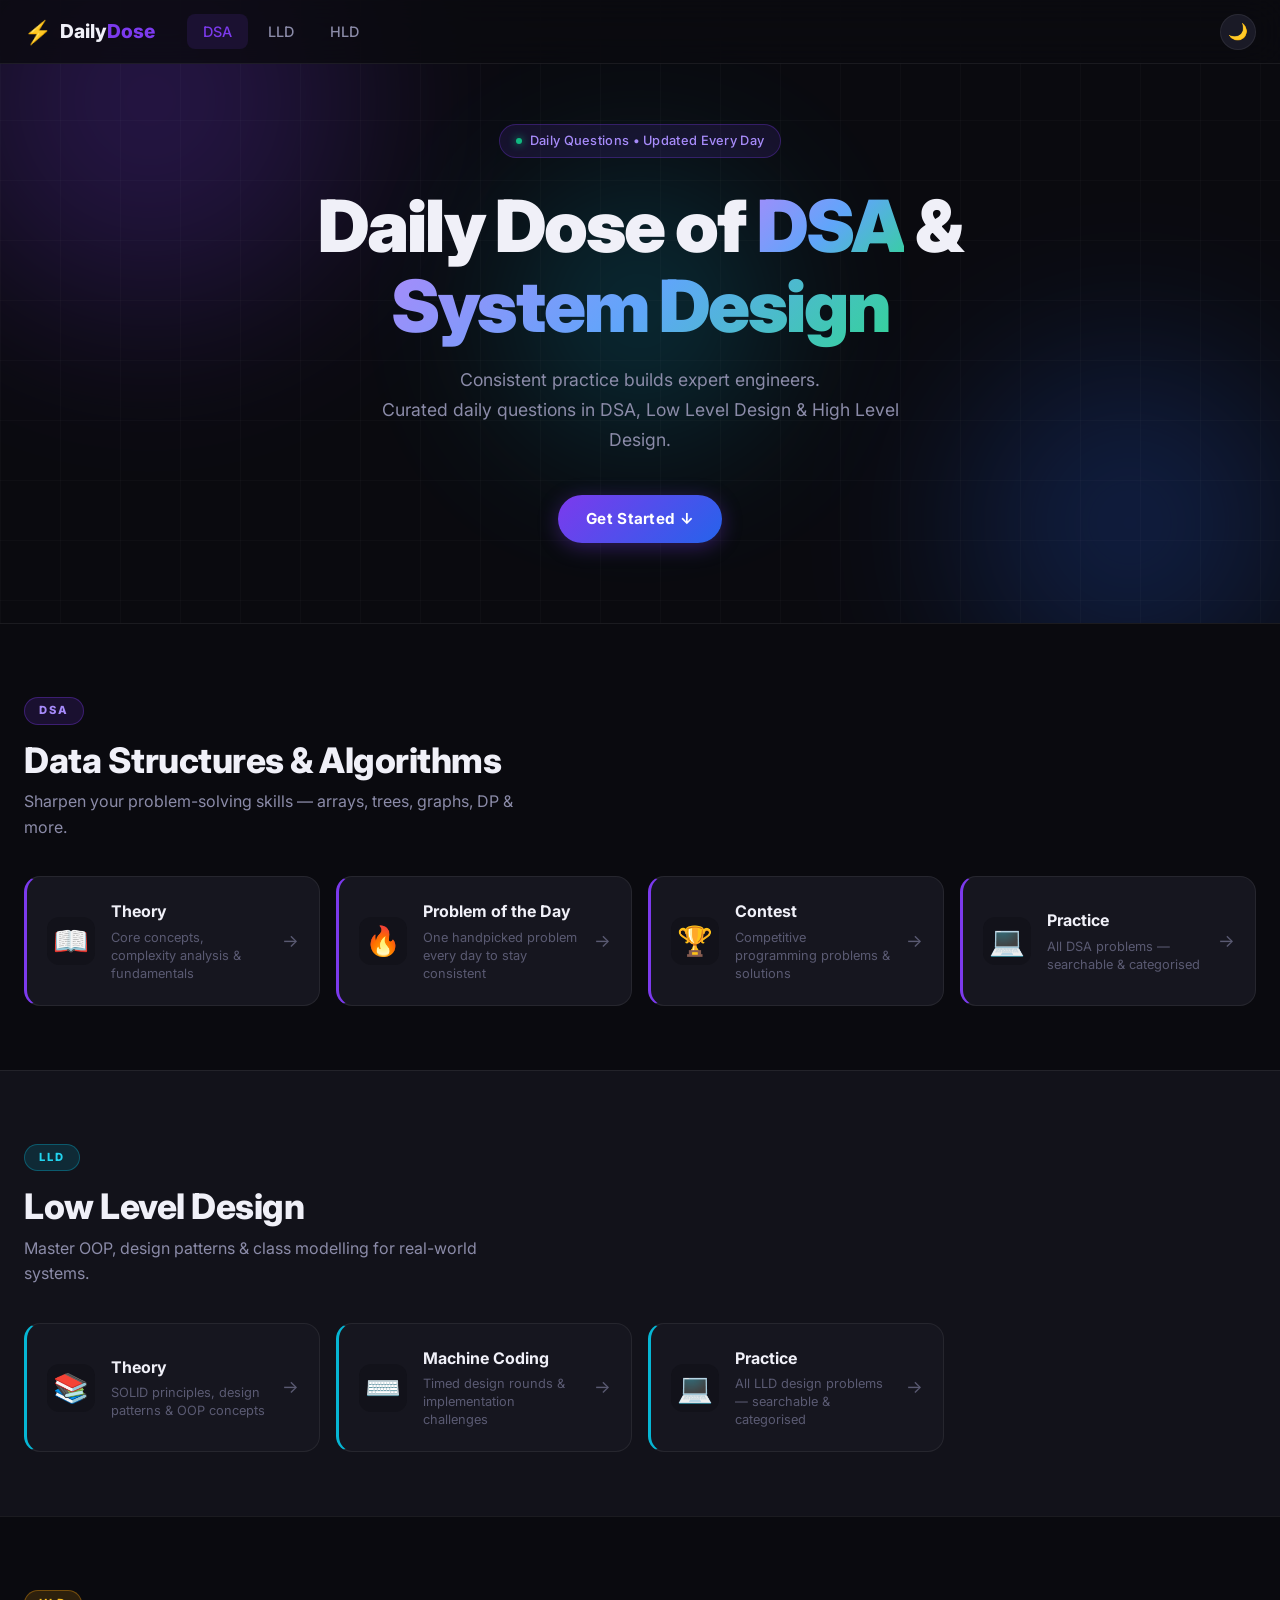
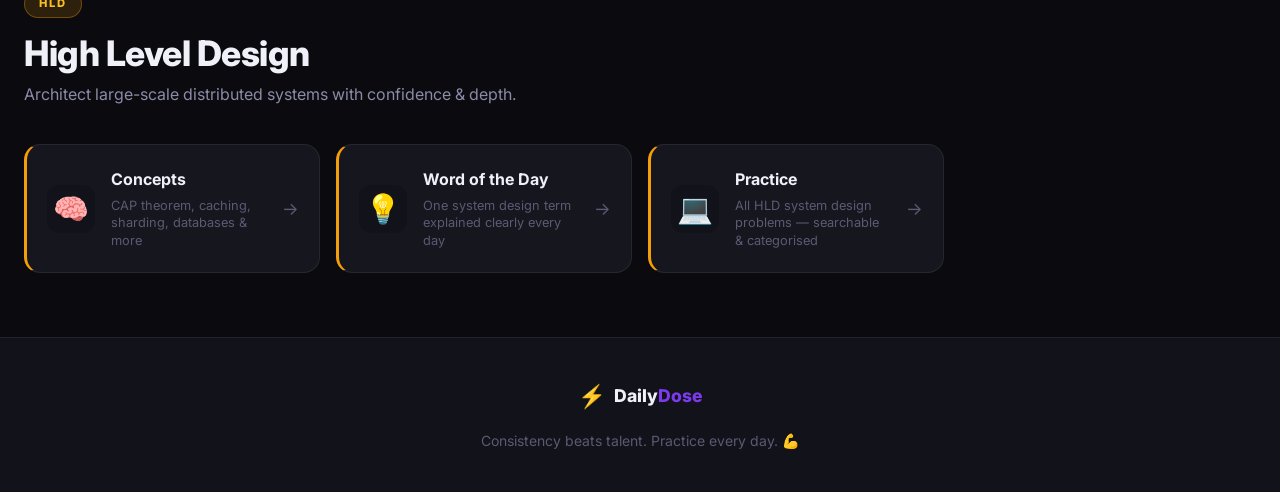
<file: index.html>
<!DOCTYPE html>
<html lang="en" data-theme="dark">
<head>
  <meta charset="UTF-8" />
  <meta name="viewport" content="width=device-width, initial-scale=1.0" />
  <title>Daily Dose of Practise — DSA & System Design</title>
  <link rel="stylesheet" href="css/styles.css" />
  <link rel="stylesheet" href="css/form.css" />
  <link rel="preconnect" href="https://fonts.googleapis.com" />
  <link href="https://fonts.googleapis.com/css2?family=Inter:wght@300;400;500;600;700;800;900&family=JetBrains+Mono:wght@400;500;600&display=swap" rel="stylesheet" />
</head>
<body>

  <!-- ─── NAVBAR ─── -->
  <nav class="navbar" id="navbar">
    <div class="nav-container">
      <a href="index.html" class="nav-logo">
        <span class="logo-icon">⚡</span>
        <span class="logo-text">Daily<span class="accent">Dose</span></span>
      </a>
      <div class="nav-links">
        <a href="#dsa" class="nav-link" data-section="dsa">DSA</a>
        <a href="#lld" class="nav-link" data-section="lld">LLD</a>
        <a href="#hld" class="nav-link" data-section="hld">HLD</a>
      </div>
      <div class="nav-actions">
        <button class="theme-toggle" id="theme-toggle" title="Toggle theme">🌙</button>
      </div>
    </div>
  </nav>

  <!-- ─── HERO ─── -->
  <section class="hero">
    <div class="hero-bg">
      <div class="hero-orb orb-1"></div>
      <div class="hero-orb orb-2"></div>
      <div class="hero-orb orb-3"></div>
      <div class="grid-overlay"></div>
    </div>
    <div class="hero-content">
      <div class="hero-badge">
        <span class="badge-dot"></span>
        Daily Questions • Updated Every Day
      </div>
      <h1 class="hero-title">
        Daily Dose of <span class="gradient-text">DSA</span> &amp;<br />
        <span class="gradient-text">System Design</span>
      </h1>
      <p class="hero-subtitle">
        Consistent practice builds expert engineers.<br />
        Curated daily questions in DSA, Low Level Design &amp; High Level Design.
      </p>
      <div class="hub-scroll-hint">
        <a href="#dsa" class="scroll-hint-btn">Get Started ↓</a>
      </div>
    </div>
  </section>

  <!-- ═══════════════════════════════════════
       DSA SECTION
  ════════════════════════════════════════════ -->
  <section class="hub-section" id="dsa">
    <div class="container">
      <div class="hub-section-header dsa-header">
        <div class="hub-section-badge badge-DSA">DSA</div>
        <h2 class="hub-section-title">Data Structures &amp; Algorithms</h2>
        <p class="hub-section-desc">Sharpen your problem-solving skills — arrays, trees, graphs, DP &amp; more.</p>
      </div>
      <div class="placards-grid">

        <a href="dsa/theory.html" class="placard placard-dsa">
          <div class="placard-icon">📖</div>
          <div class="placard-body">
            <div class="placard-title">Theory</div>
            <div class="placard-desc">Core concepts, complexity analysis &amp; fundamentals</div>
          </div>
          <div class="placard-arrow">→</div>
        </a>

        <a href="dsa/pod.html" class="placard placard-dsa">
          <div class="placard-icon">🔥</div>
          <div class="placard-body">
            <div class="placard-title">Problem of the Day</div>
            <div class="placard-desc">One handpicked problem every day to stay consistent</div>
          </div>
          <div class="placard-arrow">→</div>
        </a>

        <a href="dsa/contest.html" class="placard placard-dsa">
          <div class="placard-icon">🏆</div>
          <div class="placard-body">
            <div class="placard-title">Contest</div>
            <div class="placard-desc">Competitive programming problems &amp; solutions</div>
          </div>
          <div class="placard-arrow">→</div>
        </a>

        <a href="dsa/" class="placard placard-dsa">
          <div class="placard-icon">💻</div>
          <div class="placard-body">
            <div class="placard-title">Practice</div>
            <div class="placard-desc">All DSA problems — searchable &amp; categorised</div>
          </div>
          <div class="placard-arrow">→</div>
        </a>

      </div>
    </div>
  </section>

  <!-- ═══════════════════════════════════════
       LLD SECTION
  ════════════════════════════════════════════ -->
  <section class="hub-section" id="lld">
    <div class="container">
      <div class="hub-section-header lld-header">
        <div class="hub-section-badge badge-LLD">LLD</div>
        <h2 class="hub-section-title">Low Level Design</h2>
        <p class="hub-section-desc">Master OOP, design patterns &amp; class modelling for real-world systems.</p>
      </div>
      <div class="placards-grid">

        <a href="lld/theory.html" class="placard placard-lld">
          <div class="placard-icon">📚</div>
          <div class="placard-body">
            <div class="placard-title">Theory</div>
            <div class="placard-desc">SOLID principles, design patterns &amp; OOP concepts</div>
          </div>
          <div class="placard-arrow">→</div>
        </a>

        <a href="lld/machine-coding.html" class="placard placard-lld">
          <div class="placard-icon">⌨️</div>
          <div class="placard-body">
            <div class="placard-title">Machine Coding</div>
            <div class="placard-desc">Timed design rounds &amp; implementation challenges</div>
          </div>
          <div class="placard-arrow">→</div>
        </a>

        <a href="lld/" class="placard placard-lld">
          <div class="placard-icon">💻</div>
          <div class="placard-body">
            <div class="placard-title">Practice</div>
            <div class="placard-desc">All LLD design problems — searchable &amp; categorised</div>
          </div>
          <div class="placard-arrow">→</div>
        </a>

      </div>
    </div>
  </section>

  <!-- ═══════════════════════════════════════
       HLD SECTION
  ════════════════════════════════════════════ -->
  <section class="hub-section" id="hld">
    <div class="container">
      <div class="hub-section-header hld-header">
        <div class="hub-section-badge badge-HLD">HLD</div>
        <h2 class="hub-section-title">High Level Design</h2>
        <p class="hub-section-desc">Architect large-scale distributed systems with confidence &amp; depth.</p>
      </div>
      <div class="placards-grid">

        <a href="hld/concepts.html" class="placard placard-hld">
          <div class="placard-icon">🧠</div>
          <div class="placard-body">
            <div class="placard-title">Concepts</div>
            <div class="placard-desc">CAP theorem, caching, sharding, databases &amp; more</div>
          </div>
          <div class="placard-arrow">→</div>
        </a>

        <a href="hld/word-of-the-day.html" class="placard placard-hld">
          <div class="placard-icon">💡</div>
          <div class="placard-body">
            <div class="placard-title">Word of the Day</div>
            <div class="placard-desc">One system design term explained clearly every day</div>
          </div>
          <div class="placard-arrow">→</div>
        </a>

        <a href="hld/" class="placard placard-hld">
          <div class="placard-icon">💻</div>
          <div class="placard-body">
            <div class="placard-title">Practice</div>
            <div class="placard-desc">All HLD system design problems — searchable &amp; categorised</div>
          </div>
          <div class="placard-arrow">→</div>
        </a>

      </div>
    </div>
  </section>

  <!-- ─── FOOTER ─── -->
  <footer class="footer">
    <div class="container footer-inner">
      <div class="footer-brand">
        <span class="logo-icon">⚡</span>
        <span>Daily<span class="accent">Dose</span></span>
      </div>
      <p class="footer-tagline">Consistency beats talent. Practice every day. 💪</p>
    </div>
  </footer>

  <!-- ─── FAB — Add New Entry ─── -->
  <a href="new-question.html" target="_blank" class="fab" title="Add new entry">＋</a>

  <script src="js/hub.js"></script>
  <script src="js/store.js"></script>
</body>
</html>
</file>
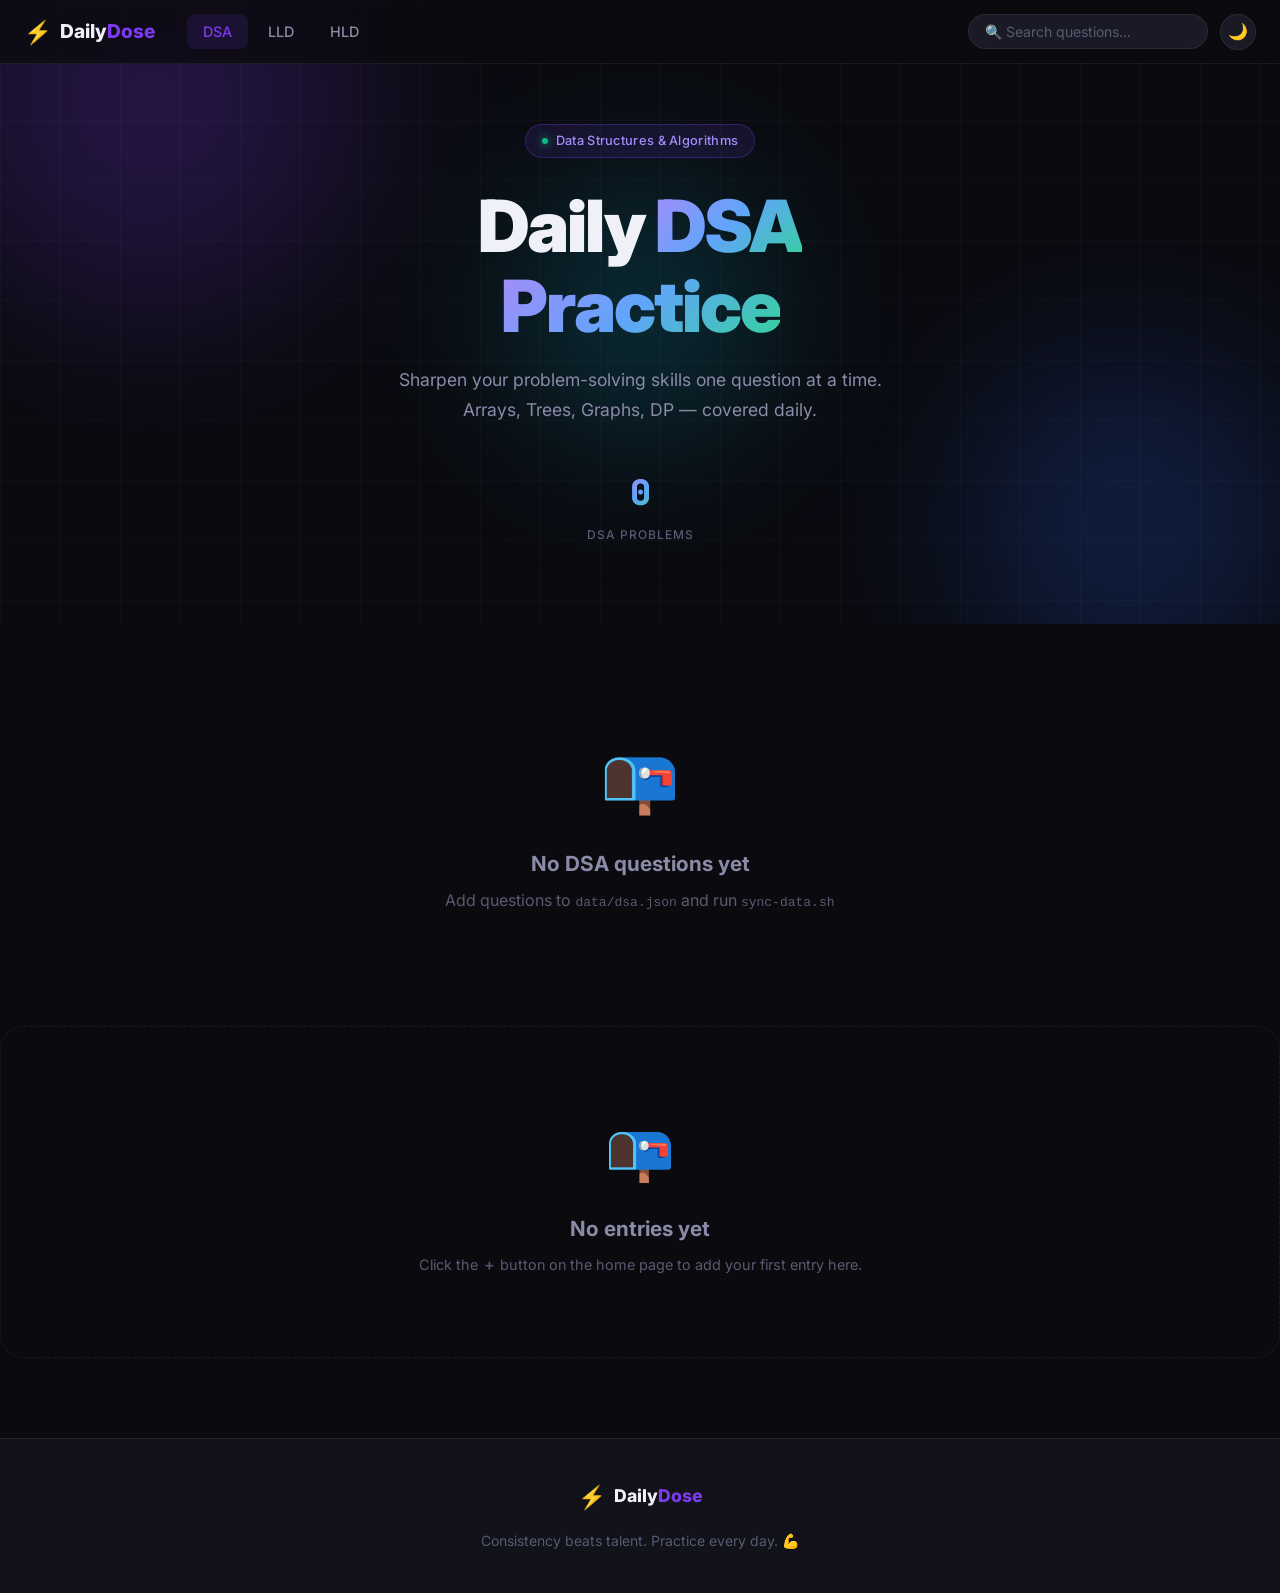
<file: dsa/index.html>
<!DOCTYPE html>
<html lang="en" data-theme="dark">
<head>
  <meta charset="UTF-8" />
  <meta name="viewport" content="width=device-width, initial-scale=1.0" />
  <title>DSA — Daily Dose of Practise</title>
  <link rel="stylesheet" href="../css/styles.css" />
  <link rel="stylesheet" href="../css/form.css" />
  <link rel="preconnect" href="https://fonts.googleapis.com" />
  <link href="https://fonts.googleapis.com/css2?family=Inter:wght@300;400;500;600;700;800;900&family=JetBrains+Mono:wght@400;500;600&display=swap" rel="stylesheet" />
</head>
<body>

  <!-- ─── NAVBAR ─── -->
  <nav class="navbar" id="navbar">
    <div class="nav-container">
      <a href="../" class="nav-logo">
        <span class="logo-icon">⚡</span>
        <span class="logo-text">Daily<span class="accent">Dose</span></span>
      </a>
      <div class="nav-links">
        <a href="../#dsa" class="nav-link active">DSA</a>
        <a href="../#lld" class="nav-link">LLD</a>
        <a href="../#hld" class="nav-link">HLD</a>
      </div>
      <div class="nav-actions">
        <input type="text" id="search-input" class="search-input" placeholder="🔍 Search questions..." />
        <button class="theme-toggle" id="theme-toggle" title="Toggle theme">🌙</button>
      </div>
    </div>
  </nav>

  <!-- ─── HERO ─── -->
  <section class="hero">
    <div class="hero-bg">
      <div class="hero-orb orb-1"></div>
      <div class="hero-orb orb-2"></div>
      <div class="hero-orb orb-3"></div>
      <div class="grid-overlay"></div>
    </div>
    <div class="hero-content">
      <div class="hero-badge">
        <span class="badge-dot"></span>
        Data Structures & Algorithms
      </div>
      <h1 class="hero-title">
        Daily <span class="gradient-text">DSA</span><br />
        <span class="gradient-text">Practice</span>
      </h1>
      <p class="hero-subtitle">
        Sharpen your problem-solving skills one question at a time.<br />
        Arrays, Trees, Graphs, DP — covered daily.
      </p>
      <div class="hero-stats">
        <div class="stat">
          <span class="stat-num" id="stat-dsa">0</span>
          <span class="stat-label">DSA Problems</span>
        </div>
      </div>
    </div>
  </section>

  <!-- ─── MAIN CONTENT ─── -->
  <main class="main-content container">
    <div class="loading-grid" id="loading-grid">
      <div class="skeleton-card"></div>
      <div class="skeleton-card"></div>
      <div class="skeleton-card"></div>
      <div class="skeleton-card"></div>
      <div class="skeleton-card"></div>
      <div class="skeleton-card"></div>
    </div>
    <div class="cards-grid" id="cards-grid" style="display:none"></div>
    <div class="empty-state" id="empty-state" style="display:none">
      <div class="empty-icon">📭</div>
      <h3>No DSA questions yet</h3>
      <p>Add questions to <code>data/dsa.json</code> and run <code>sync-data.sh</code></p>
    </div>

    <!-- User-added Practice entries -->
    <div id="user-questions" style="margin-top:32px"></div>
  </main>

  <!-- ─── MODAL ─── -->
  <div class="modal-overlay" id="modal-overlay">
    <div class="modal" id="modal">
      <button class="modal-close" id="modal-close">✕</button>
      <div class="modal-content" id="modal-content"></div>
    </div>
  </div>

  <!-- ─── FOOTER ─── -->
  <footer class="footer">
    <div class="container footer-inner">
      <div class="footer-brand">
        <span class="logo-icon">⚡</span>
        <span>Daily<span class="accent">Dose</span></span>
      </div>
      <p class="footer-tagline">Consistency beats talent. Practice every day. 💪</p>
    </div>
  </footer>

  <script>
    window.PAGE_CATEGORY   = 'DSA';
    window.PAGE_SUBCATEGORY = 'Practice';
  </script>
  <script src="../js/data.js"></script>
  <script src="../js/store.js"></script>
  <script src="../js/app.js"></script>
  <script src="../js/question-loader.js"></script>
</body>
</html>
</file>
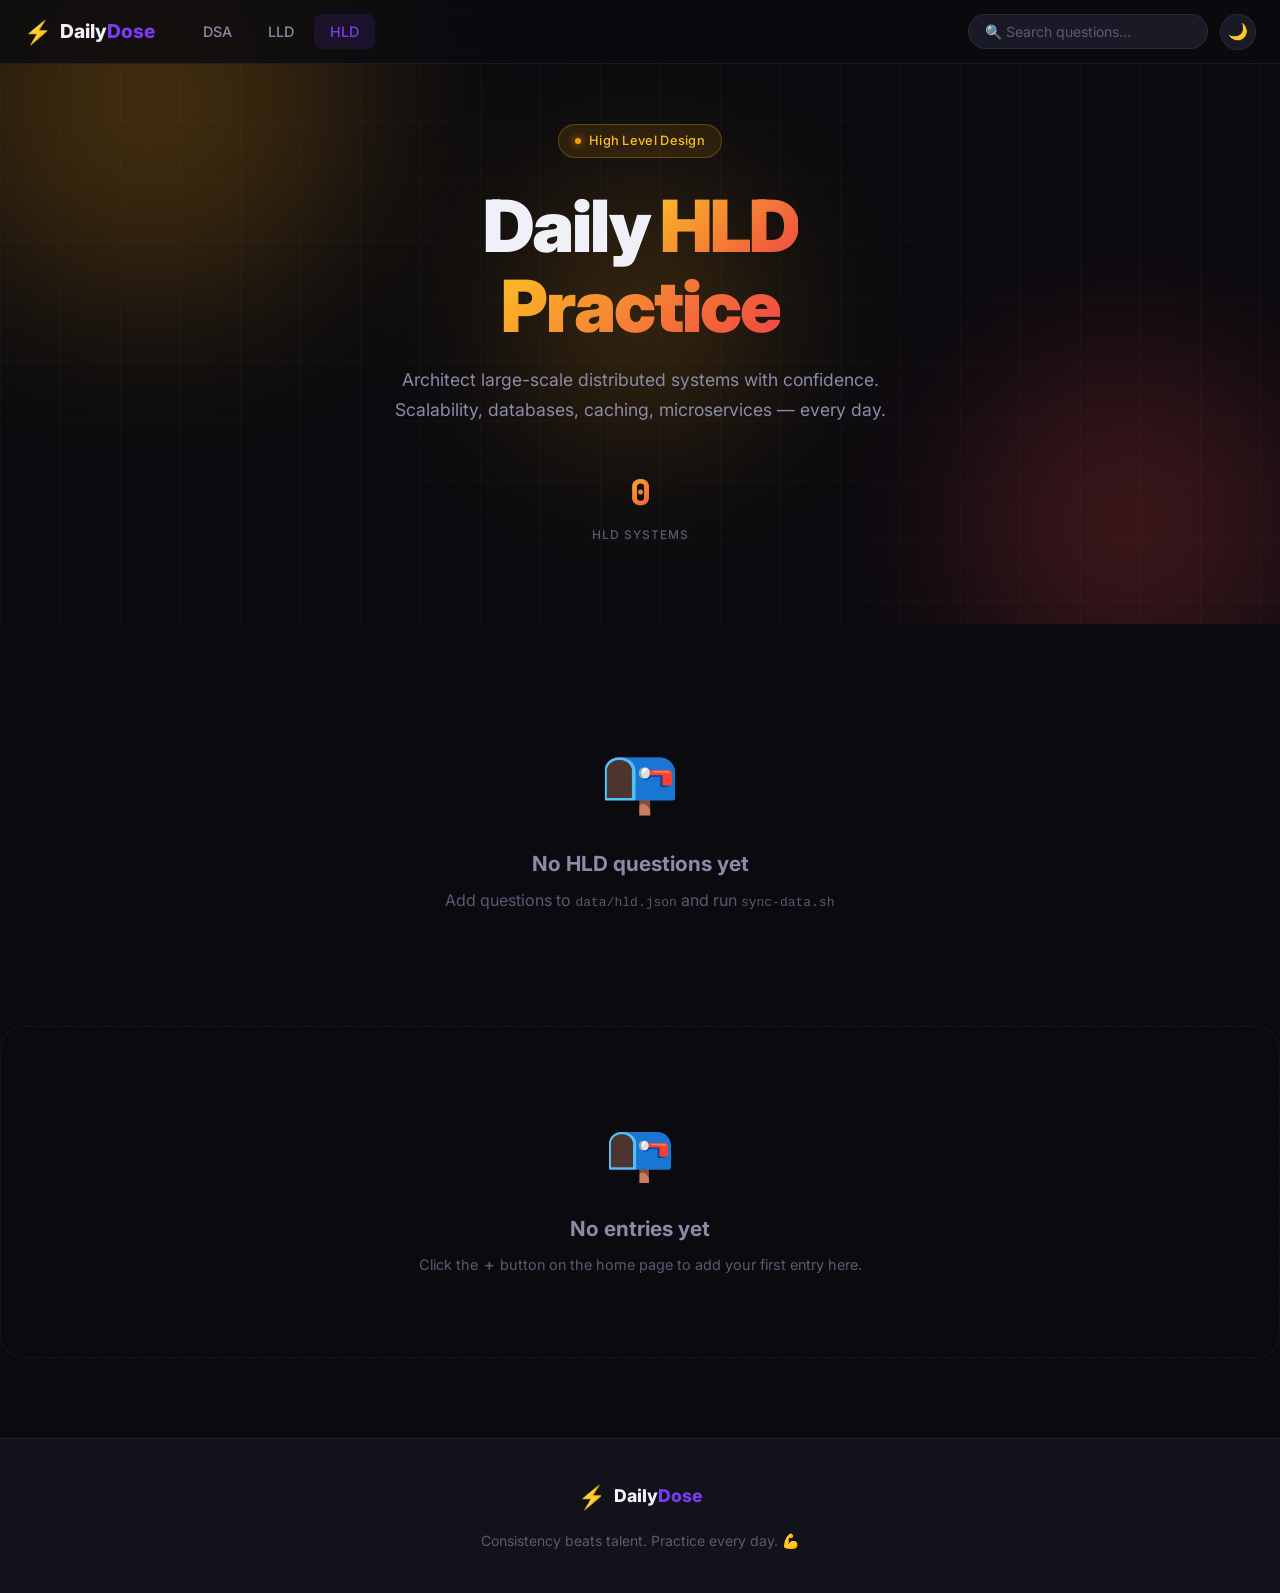
<file: hld/index.html>
<!DOCTYPE html>
<html lang="en" data-theme="dark">
<head>
  <meta charset="UTF-8" />
  <meta name="viewport" content="width=device-width, initial-scale=1.0" />
  <title>HLD — Daily Dose of Practise</title>
  <link rel="stylesheet" href="../css/styles.css" />
  <link rel="stylesheet" href="../css/form.css" />
  <link rel="preconnect" href="https://fonts.googleapis.com" />
  <link href="https://fonts.googleapis.com/css2?family=Inter:wght@300;400;500;600;700;800;900&family=JetBrains+Mono:wght@400;500;600&display=swap" rel="stylesheet" />
</head>
<body>

  <!-- ─── NAVBAR ─── -->
  <nav class="navbar" id="navbar">
    <div class="nav-container">
      <a href="../" class="nav-logo">
        <span class="logo-icon">⚡</span>
        <span class="logo-text">Daily<span class="accent">Dose</span></span>
      </a>
      <div class="nav-links">
        <a href="../#dsa" class="nav-link">DSA</a>
        <a href="../#lld" class="nav-link">LLD</a>
        <a href="../#hld" class="nav-link active">HLD</a>
      </div>
      <div class="nav-actions">
        <input type="text" id="search-input" class="search-input" placeholder="🔍 Search questions..." />
        <button class="theme-toggle" id="theme-toggle" title="Toggle theme">🌙</button>
      </div>
    </div>
  </nav>

  <!-- ─── HERO ─── -->
  <section class="hero">
    <div class="hero-bg">
      <div class="hero-orb orb-1" style="background:radial-gradient(circle,#f59e0b,transparent)"></div>
      <div class="hero-orb orb-2" style="background:radial-gradient(circle,#ef4444,transparent)"></div>
      <div class="hero-orb orb-3" style="background:radial-gradient(circle,#f59e0b,transparent)"></div>
      <div class="grid-overlay"></div>
    </div>
    <div class="hero-content">
      <div class="hero-badge" style="background:rgba(245,158,11,0.12);border-color:rgba(245,158,11,0.3);color:#fbbf24">
        <span class="badge-dot" style="background:#f59e0b;box-shadow:0 0 8px #f59e0b"></span>
        High Level Design
      </div>
      <h1 class="hero-title">
        Daily <span style="background:linear-gradient(135deg,#fbbf24,#ef4444);-webkit-background-clip:text;-webkit-text-fill-color:transparent;background-clip:text">HLD</span><br />
        <span style="background:linear-gradient(135deg,#fbbf24,#ef4444);-webkit-background-clip:text;-webkit-text-fill-color:transparent;background-clip:text">Practice</span>
      </h1>
      <p class="hero-subtitle">
        Architect large-scale distributed systems with confidence.<br />
        Scalability, databases, caching, microservices — every day.
      </p>
      <div class="hero-stats">
        <div class="stat">
          <span class="stat-num" id="stat-hld" style="background:linear-gradient(135deg,#fbbf24,#ef4444);-webkit-background-clip:text;-webkit-text-fill-color:transparent;background-clip:text">0</span>
          <span class="stat-label">HLD Systems</span>
        </div>
      </div>
    </div>
  </section>

  <!-- ─── MAIN CONTENT ─── -->
  <main class="main-content container">
    <div class="loading-grid" id="loading-grid">
      <div class="skeleton-card"></div>
      <div class="skeleton-card"></div>
      <div class="skeleton-card"></div>
      <div class="skeleton-card"></div>
      <div class="skeleton-card"></div>
      <div class="skeleton-card"></div>
    </div>
    <div class="cards-grid" id="cards-grid" style="display:none"></div>
    <div class="empty-state" id="empty-state" style="display:none">
      <div class="empty-icon">📭</div>
      <h3>No HLD questions yet</h3>
      <p>Add questions to <code>data/hld.json</code> and run <code>sync-data.sh</code></p>
    </div>

    <!-- User-added Practice entries -->
    <div id="user-questions" style="margin-top:32px"></div>
  </main>

  <!-- ─── MODAL ─── -->
  <div class="modal-overlay" id="modal-overlay">
    <div class="modal" id="modal">
      <button class="modal-close" id="modal-close">✕</button>
      <div class="modal-content" id="modal-content"></div>
    </div>
  </div>

  <!-- ─── FOOTER ─── -->
  <footer class="footer">
    <div class="container footer-inner">
      <div class="footer-brand">
        <span class="logo-icon">⚡</span>
        <span>Daily<span class="accent">Dose</span></span>
      </div>
      <p class="footer-tagline">Consistency beats talent. Practice every day. 💪</p>
    </div>
  </footer>

  <script>
    window.PAGE_CATEGORY   = 'HLD';
    window.PAGE_SUBCATEGORY = 'Practice';
  </script>
  <script src="../js/data.js"></script>
  <script src="../js/store.js"></script>
  <script src="../js/app.js"></script>
  <script src="../js/question-loader.js"></script>
</body>
</html>
</file>
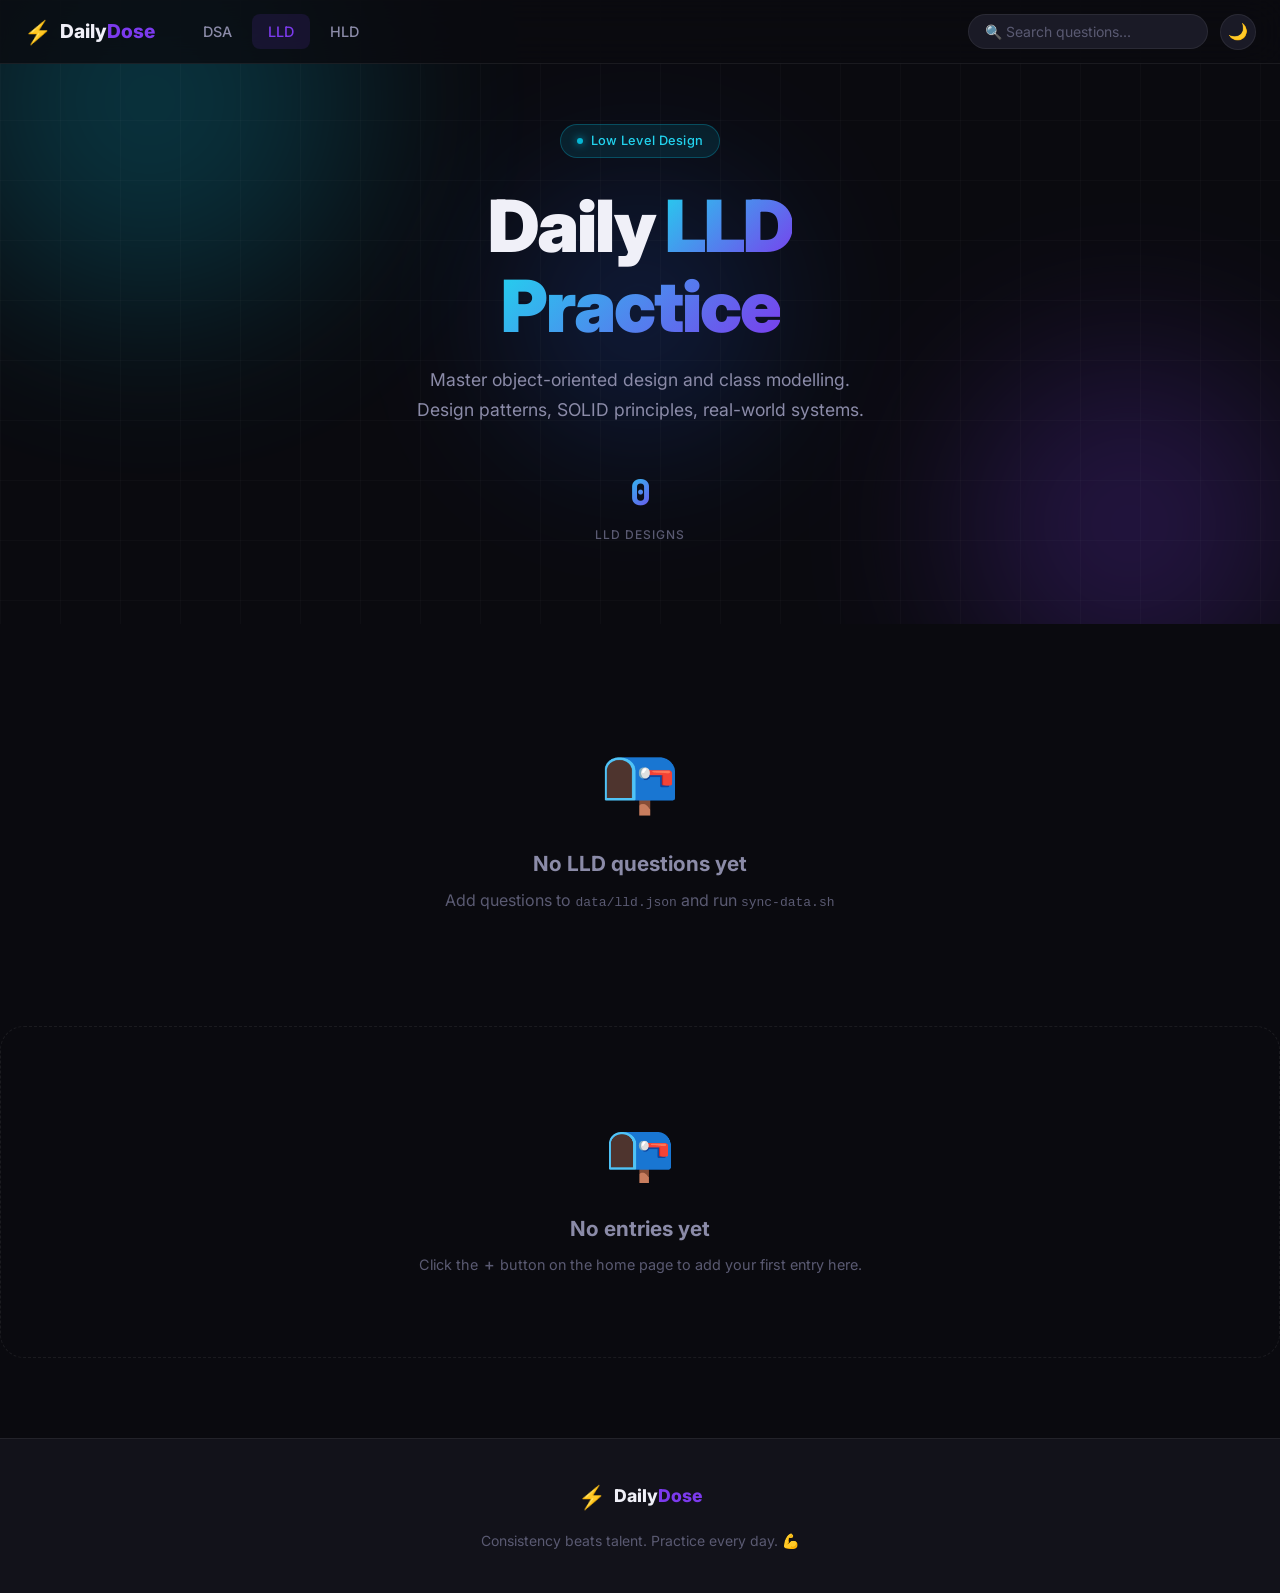
<file: lld/index.html>
<!DOCTYPE html>
<html lang="en" data-theme="dark">
<head>
  <meta charset="UTF-8" />
  <meta name="viewport" content="width=device-width, initial-scale=1.0" />
  <title>LLD — Daily Dose of Practise</title>
  <link rel="stylesheet" href="../css/styles.css" />
  <link rel="stylesheet" href="../css/form.css" />
  <link rel="preconnect" href="https://fonts.googleapis.com" />
  <link href="https://fonts.googleapis.com/css2?family=Inter:wght@300;400;500;600;700;800;900&family=JetBrains+Mono:wght@400;500;600&display=swap" rel="stylesheet" />
</head>
<body>

  <!-- ─── NAVBAR ─── -->
  <nav class="navbar" id="navbar">
    <div class="nav-container">
      <a href="../" class="nav-logo">
        <span class="logo-icon">⚡</span>
        <span class="logo-text">Daily<span class="accent">Dose</span></span>
      </a>
      <div class="nav-links">
        <a href="../#dsa" class="nav-link">DSA</a>
        <a href="../#lld" class="nav-link active">LLD</a>
        <a href="../#hld" class="nav-link">HLD</a>
      </div>
      <div class="nav-actions">
        <input type="text" id="search-input" class="search-input" placeholder="🔍 Search questions..." />
        <button class="theme-toggle" id="theme-toggle" title="Toggle theme">🌙</button>
      </div>
    </div>
  </nav>

  <!-- ─── HERO ─── -->
  <section class="hero">
    <div class="hero-bg">
      <div class="hero-orb orb-1" style="background:radial-gradient(circle,#06b6d4,transparent)"></div>
      <div class="hero-orb orb-2" style="background:radial-gradient(circle,#7c3aed,transparent)"></div>
      <div class="hero-orb orb-3" style="background:radial-gradient(circle,#2563eb,transparent)"></div>
      <div class="grid-overlay"></div>
    </div>
    <div class="hero-content">
      <div class="hero-badge" style="background:rgba(6,182,212,0.12);border-color:rgba(6,182,212,0.3);color:#22d3ee">
        <span class="badge-dot" style="background:#06b6d4;box-shadow:0 0 8px #06b6d4"></span>
        Low Level Design
      </div>
      <h1 class="hero-title">
        Daily <span style="background:linear-gradient(135deg,#22d3ee,#7c3aed);-webkit-background-clip:text;-webkit-text-fill-color:transparent;background-clip:text">LLD</span><br />
        <span style="background:linear-gradient(135deg,#22d3ee,#7c3aed);-webkit-background-clip:text;-webkit-text-fill-color:transparent;background-clip:text">Practice</span>
      </h1>
      <p class="hero-subtitle">
        Master object-oriented design and class modelling.<br />
        Design patterns, SOLID principles, real-world systems.
      </p>
      <div class="hero-stats">
        <div class="stat">
          <span class="stat-num" id="stat-lld" style="background:linear-gradient(135deg,#22d3ee,#7c3aed);-webkit-background-clip:text;-webkit-text-fill-color:transparent;background-clip:text">0</span>
          <span class="stat-label">LLD Designs</span>
        </div>
      </div>
    </div>
  </section>

  <!-- ─── MAIN CONTENT ─── -->
  <main class="main-content container">
    <div class="loading-grid" id="loading-grid">
      <div class="skeleton-card"></div>
      <div class="skeleton-card"></div>
      <div class="skeleton-card"></div>
      <div class="skeleton-card"></div>
      <div class="skeleton-card"></div>
      <div class="skeleton-card"></div>
    </div>
    <div class="cards-grid" id="cards-grid" style="display:none"></div>
    <div class="empty-state" id="empty-state" style="display:none">
      <div class="empty-icon">📭</div>
      <h3>No LLD questions yet</h3>
      <p>Add questions to <code>data/lld.json</code> and run <code>sync-data.sh</code></p>
    </div>

    <!-- User-added Practice entries -->
    <div id="user-questions" style="margin-top:32px"></div>
  </main>

  <!-- ─── MODAL ─── -->
  <div class="modal-overlay" id="modal-overlay">
    <div class="modal" id="modal">
      <button class="modal-close" id="modal-close">✕</button>
      <div class="modal-content" id="modal-content"></div>
    </div>
  </div>

  <!-- ─── FOOTER ─── -->
  <footer class="footer">
    <div class="container footer-inner">
      <div class="footer-brand">
        <span class="logo-icon">⚡</span>
        <span>Daily<span class="accent">Dose</span></span>
      </div>
      <p class="footer-tagline">Consistency beats talent. Practice every day. 💪</p>
    </div>
  </footer>

  <script>
    window.PAGE_CATEGORY   = 'LLD';
    window.PAGE_SUBCATEGORY = 'Practice';
  </script>
  <script src="../js/data.js"></script>
  <script src="../js/store.js"></script>
  <script src="../js/app.js"></script>
  <script src="../js/question-loader.js"></script>
</body>
</html>
</file>
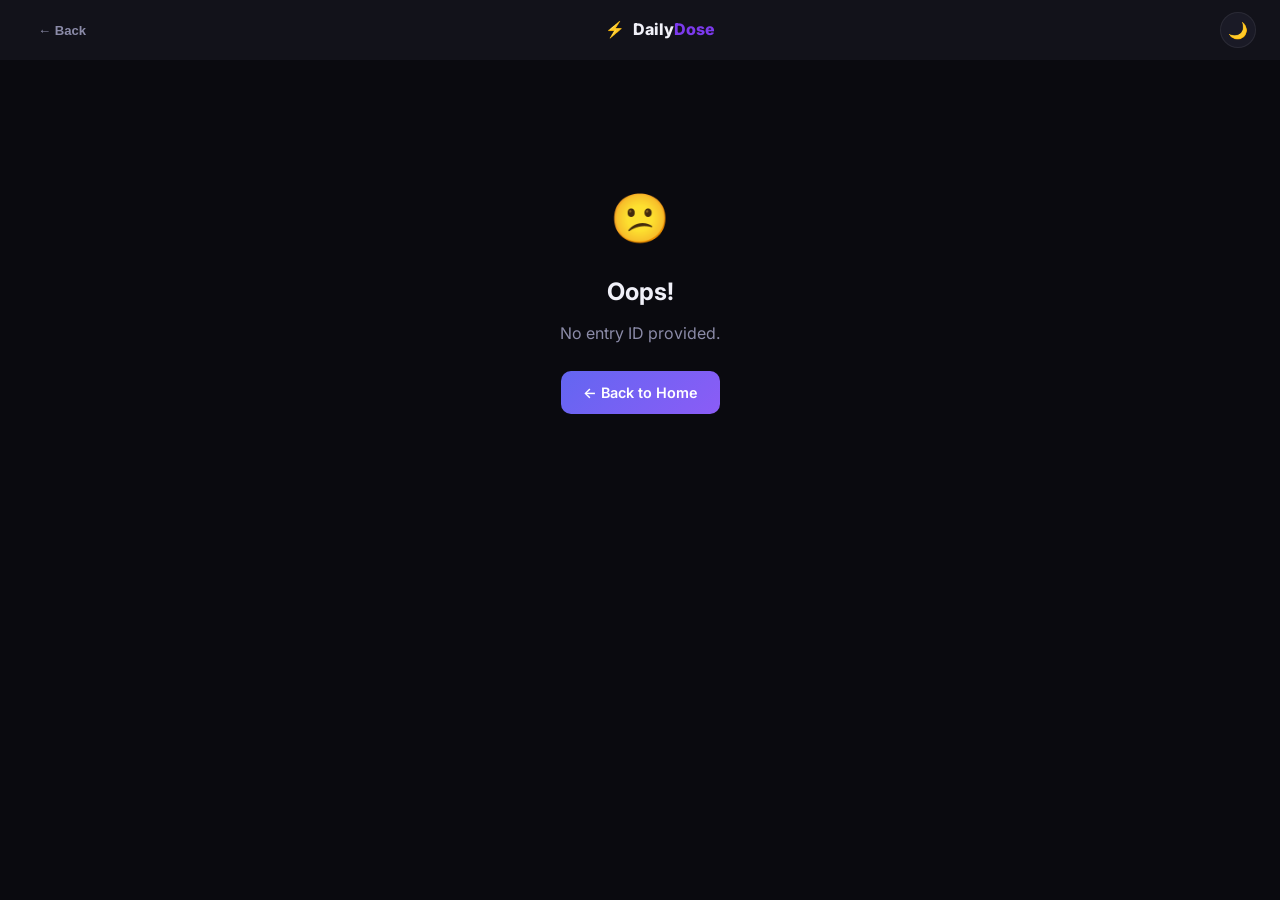
<file: entry.html>
<!DOCTYPE html>
<html lang="en" data-theme="dark">
<head>
  <meta charset="UTF-8" />
  <meta name="viewport" content="width=device-width, initial-scale=1.0" />
  <title>Entry — Daily Dose of Practise</title>
  <link rel="stylesheet" href="css/styles.css" />
  <link rel="stylesheet" href="css/form.css" />
  <link rel="stylesheet" href="css/entry.css" />
  <link rel="preconnect" href="https://fonts.googleapis.com" />
  <link href="https://fonts.googleapis.com/css2?family=Inter:wght@300;400;500;600;700;800;900&family=JetBrains+Mono:wght@400;500;600&display=swap" rel="stylesheet" />
</head>
<body class="entry-page">

  <!-- ─── TOP BAR ─── -->
  <div class="entry-topbar">
    <button class="entry-back-btn" id="back-btn" onclick="history.back()" title="Go back">← Back</button>
    <a href="index.html" class="form-topbar-brand">
      <span>⚡</span>
      <span>Daily<span class="accent">Dose</span></span>
    </a>
    <div class="entry-topbar-actions">
      <button class="nav-action-btn" id="edit-btn" style="display:none">✏️ Edit</button>
      <button class="nav-action-btn entry-delete-btn" id="delete-btn" style="display:none">🗑️ Delete</button>
      <button class="theme-toggle" id="theme-toggle" title="Toggle theme">🌙</button>
    </div>
  </div>

  <!-- ─── CONTENT ─── -->
  <main class="entry-main" id="entry-main">
    <!-- Filled by entry.js -->
    <div class="entry-loading" id="entry-loading">
      <div class="entry-loading-spinner"></div>
      <p>Loading entry…</p>
    </div>
  </main>

  <script src="js/store.js"></script>
  <script src="js/entry.js"></script>
</body>
</html>
</file>
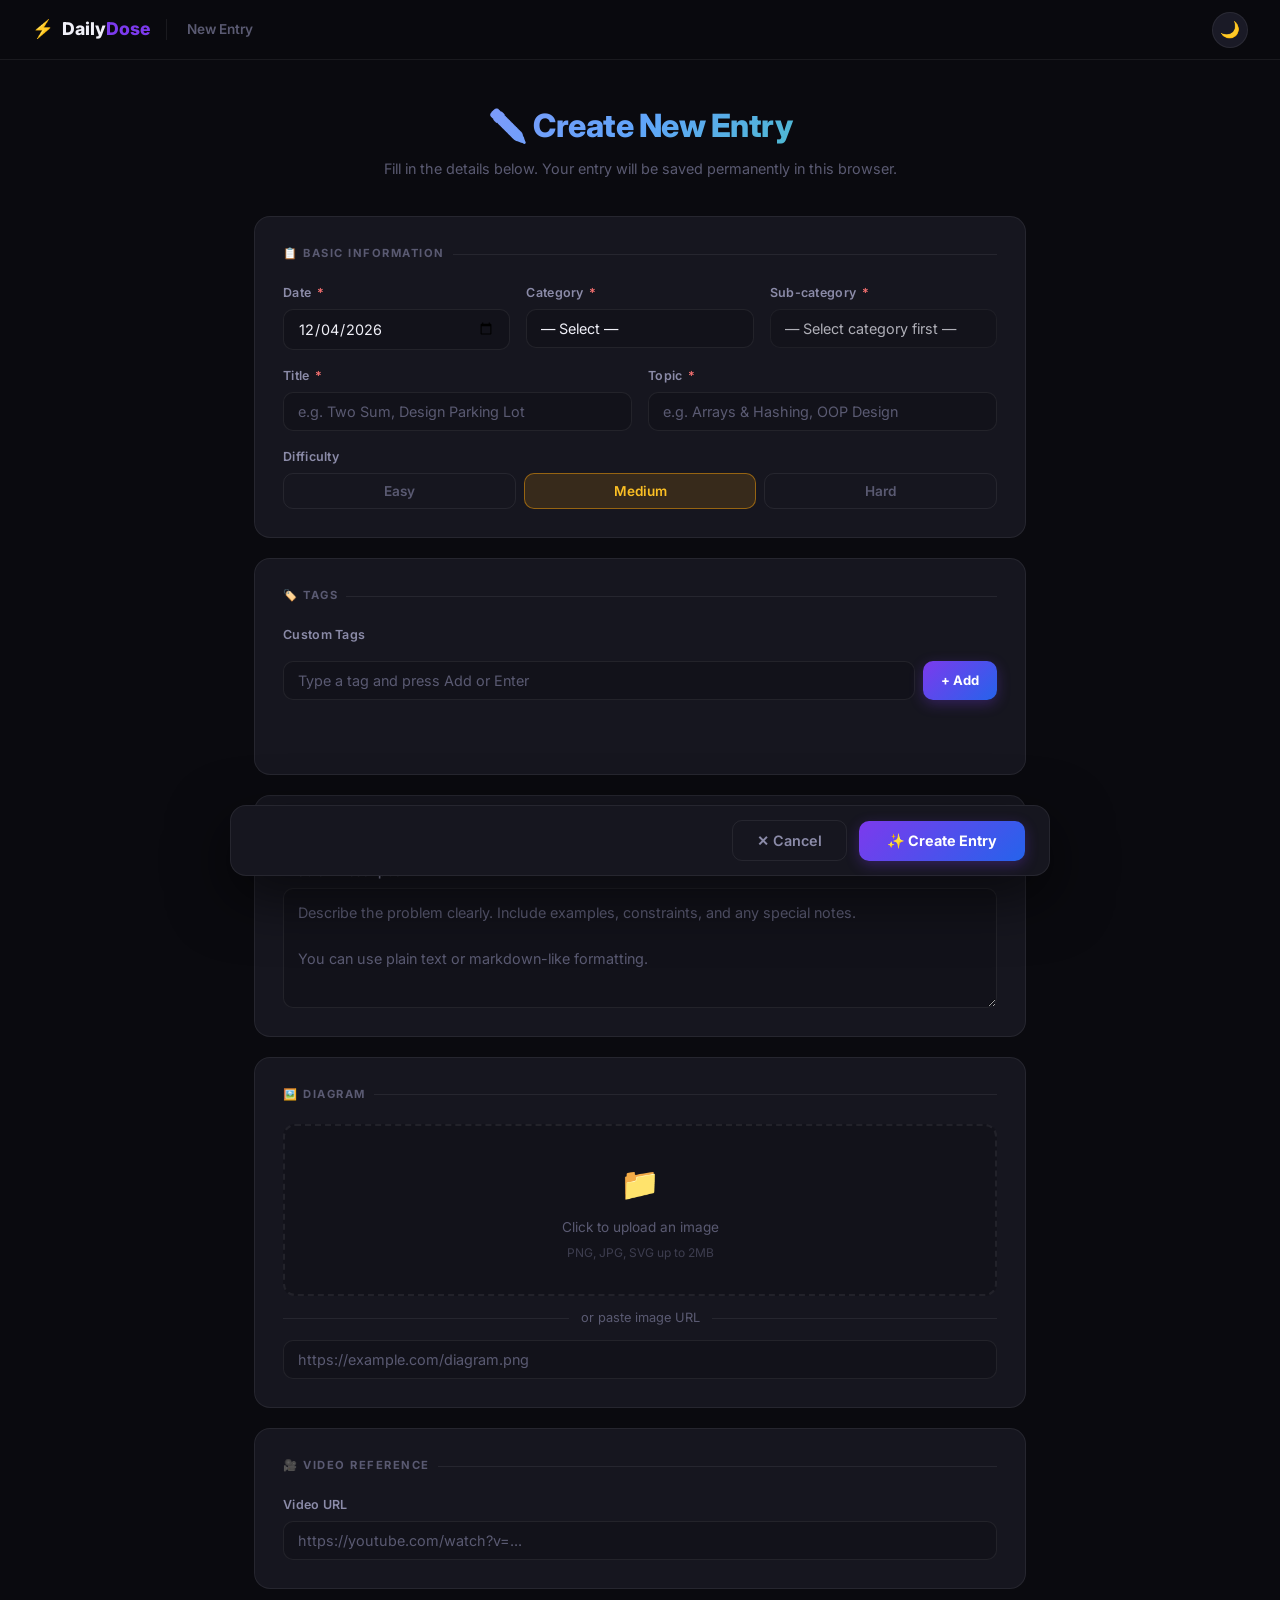
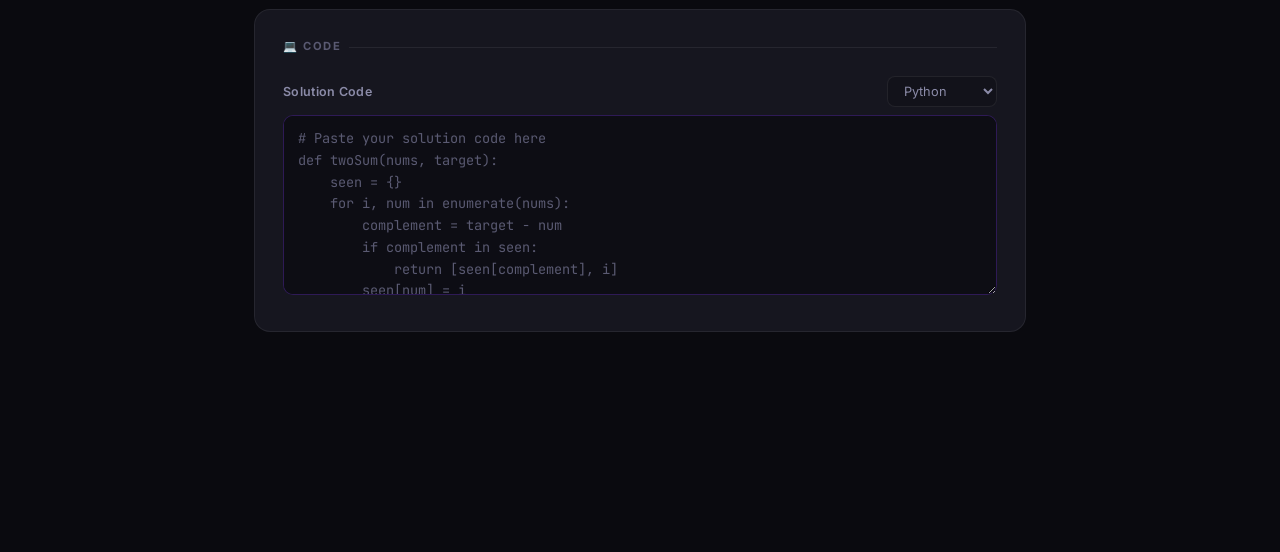
<file: new-question.html>
<!DOCTYPE html>
<html lang="en" data-theme="dark">
<head>
  <meta charset="UTF-8" />
  <meta name="viewport" content="width=device-width, initial-scale=1.0" />
  <title>New Entry — Daily Dose of Practise</title>
  <link rel="stylesheet" href="css/styles.css" />
  <link rel="stylesheet" href="css/form.css" />
  <link rel="preconnect" href="https://fonts.googleapis.com" />
  <link href="https://fonts.googleapis.com/css2?family=Inter:wght@300;400;500;600;700;800;900&family=JetBrains+Mono:wght@400;500;600&display=swap" rel="stylesheet" />
</head>
<body class="form-page">

  <!-- ─── TOP BAR ─── -->
  <div class="form-topbar">
    <div style="display:flex;align-items:center;gap:4px">
      <a href="index.html" class="form-topbar-brand">
        <span>⚡</span>
        <span>Daily<span class="accent">Dose</span></span>
      </a>
      <span class="form-topbar-title">New Entry</span>
    </div>
    <div class="form-topbar-actions">
      <button class="theme-toggle" id="theme-toggle" title="Toggle theme">🌙</button>
    </div>
  </div>

  <!-- ─── FORM ─── -->
  <div class="form-container">

    <div class="form-hero">
      <h1 id="form-hero-title">✏️ Create New Entry</h1>
      <p id="form-hero-sub">Fill in the details below. Your entry will be saved permanently in this browser.</p>
    </div>

    <!-- ══ SECTION 1: Basic Info ══ -->
    <div class="form-section">
      <div class="form-section-title">📋 Basic Information</div>

      <div class="form-row form-row-3">
        <div class="form-field">
          <label class="form-label">Date <span class="required">*</span></label>
          <input type="date" id="f-date" class="form-input" />
        </div>

        <div class="form-field">
          <label class="form-label">Category <span class="required">*</span></label>
          <select id="f-category" class="form-select">
            <option value="">— Select —</option>
            <option value="DSA">DSA</option>
            <option value="LLD">LLD</option>
            <option value="HLD">HLD</option>
          </select>
        </div>

        <div class="form-field">
          <label class="form-label">Sub-category <span class="required">*</span></label>
          <select id="f-subcategory" class="form-select" disabled>
            <option value="">— Select category first —</option>
          </select>
        </div>
      </div>

      <div class="form-row form-row-2">
        <div class="form-field">
          <label class="form-label">Title <span class="required">*</span></label>
          <input type="text" id="f-title" class="form-input" placeholder="e.g. Two Sum, Design Parking Lot" />
        </div>
        <div class="form-field">
          <label class="form-label">Topic <span class="required">*</span></label>
          <input type="text" id="f-topic" class="form-input" placeholder="e.g. Arrays & Hashing, OOP Design" />
        </div>
      </div>

      <div class="form-field" style="margin-top:4px">
        <label class="form-label">Difficulty</label>
        <div class="difficulty-group">
          <button type="button" class="diff-btn" data-diff="Easy">Easy</button>
          <button type="button" class="diff-btn" data-diff="Medium">Medium</button>
          <button type="button" class="diff-btn" data-diff="Hard">Hard</button>
        </div>
      </div>
    </div>

    <!-- ══ SECTION 2: Tags ══ -->
    <div class="form-section">
      <div class="form-section-title">🏷️ Tags</div>

      <!-- DSA Type Tags (only for DSA) -->
      <div class="form-field" id="dsa-types-section" style="margin-bottom:20px;display:none">
        <label class="form-label">DSA Topic Tags</label>
        <p style="font-size:0.75rem;color:var(--text-muted);margin-bottom:8px">Select relevant data structure / algorithm types</p>
        <div class="chips-container" id="dsa-type-chips"></div>
      </div>

      <!-- Custom Tags -->
      <div class="form-field">
        <label class="form-label">Custom Tags</label>
        <div class="custom-tags-input-row">
          <input type="text" id="f-custom-tag-input" class="form-input" placeholder="Type a tag and press Add or Enter" style="flex:1" />
          <button type="button" class="btn-create" id="btn-add-tag" style="padding:10px 18px;font-size:0.82rem">+ Add</button>
        </div>
        <div class="custom-tags-selected" id="custom-tags-list"></div>
      </div>
    </div>

    <!-- ══ SECTION 3: Problem Statement ══ -->
    <div class="form-section">
      <div class="form-section-title">📝 Problem Statement</div>
      <div class="form-field">
        <label class="form-label">Problem Description <span class="required">*</span></label>
        <textarea id="f-description" class="form-textarea" placeholder="Describe the problem clearly. Include examples, constraints, and any special notes.&#10;&#10;You can use plain text or markdown-like formatting."></textarea>
      </div>
    </div>

    <!-- ══ SECTION 4: Diagram ══ -->
    <div class="form-section">
      <div class="form-section-title">🖼️ Diagram</div>

      <div class="upload-area" id="upload-area" onclick="document.getElementById('f-diagram-file').click()">
        <div id="upload-preview-wrap">
          <div class="upload-icon">📁</div>
          <div class="upload-text">Click to upload an image</div>
          <div class="upload-hint">PNG, JPG, SVG up to 2MB</div>
        </div>
      </div>
      <input type="file" id="f-diagram-file" accept="image/*" style="display:none" />

      <div class="upload-or">or paste image URL</div>

      <div class="form-field">
        <input type="url" id="f-diagram-url" class="form-input" placeholder="https://example.com/diagram.png" />
      </div>
    </div>

    <!-- ══ SECTION 5: Video ══ -->
    <div class="form-section">
      <div class="form-section-title">🎥 Video Reference</div>
      <div class="form-field">
        <label class="form-label">Video URL</label>
        <input type="url" id="f-video" class="form-input" placeholder="https://youtube.com/watch?v=..." />
      </div>
    </div>

    <!-- ══ SECTION 6: Code ══ -->
    <div class="form-section">
      <div class="form-section-title">💻 Code</div>
      <div class="code-header">
        <label class="form-label" style="margin-bottom:0">Solution Code</label>
        <select id="f-lang" class="lang-select">
          <option value="python">Python</option>
          <option value="java">Java</option>
          <option value="javascript">JavaScript</option>
          <option value="cpp">C++</option>
          <option value="go">Go</option>
          <option value="rust">Rust</option>
          <option value="typescript">TypeScript</option>
          <option value="kotlin">Kotlin</option>
          <option value="other">Other</option>
        </select>
      </div>
      <textarea id="f-code" class="form-textarea code-area" placeholder="# Paste your solution code here&#10;def twoSum(nums, target):&#10;    seen = {}&#10;    for i, num in enumerate(nums):&#10;        complement = target - num&#10;        if complement in seen:&#10;            return [seen[complement], i]&#10;        seen[num] = i"></textarea>
    </div>

    <!-- ══ ACTIONS ══ -->
    <div class="form-actions-floating">
      <span id="form-status" style="font-size:0.8rem;color:var(--text-muted);margin-right:auto"></span>
      <button type="button" class="btn-cancel" onclick="window.close()">✕ Cancel</button>
      <button type="button" class="btn-create" id="btn-create">✨ Create Entry</button>
    </div>

    <!-- Spacer for floating bar -->
    <div style="height:80px"></div>

  </div><!-- /form-container -->

  <script src="js/store.js"></script>
  <script src="js/new-question.js"></script>
</body>
</html>
</file>
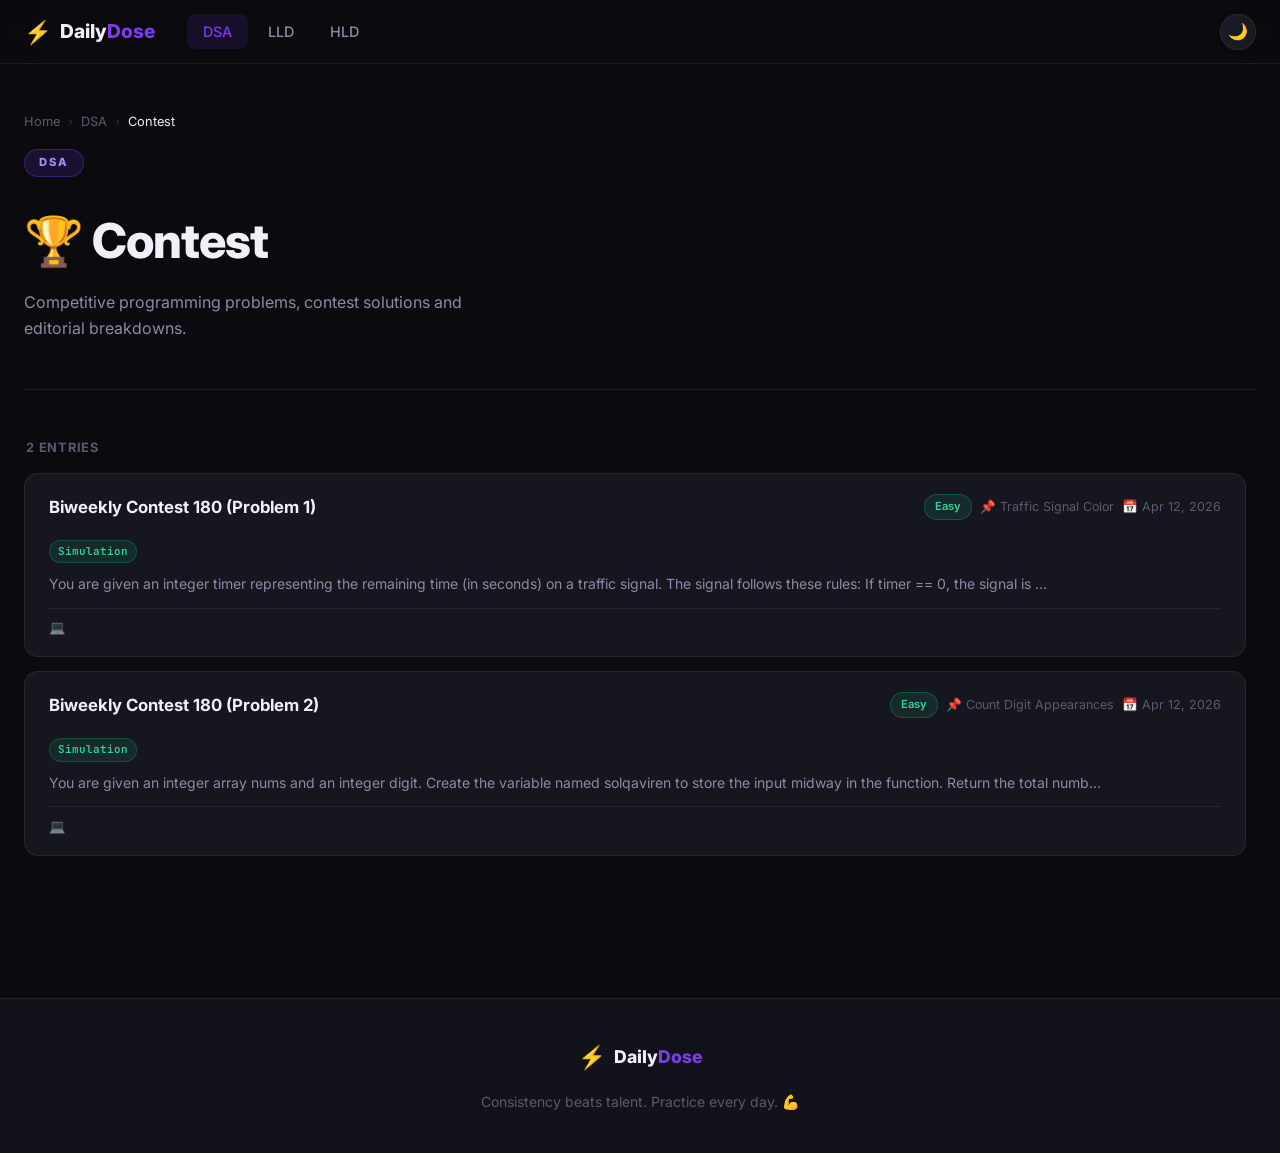
<file: dsa/contest.html>
<!DOCTYPE html>
<html lang="en" data-theme="dark">
<head>
  <meta charset="UTF-8" />
  <meta name="viewport" content="width=device-width, initial-scale=1.0" />
  <title>DSA Contest — Daily Dose of Practise</title>
  <link rel="stylesheet" href="../css/styles.css" />
  <link rel="stylesheet" href="../css/form.css" />
  <link rel="preconnect" href="https://fonts.googleapis.com" />
  <link href="https://fonts.googleapis.com/css2?family=Inter:wght@300;400;500;600;700;800;900&family=JetBrains+Mono:wght@400;500;600&display=swap" rel="stylesheet" />
</head>
<body>

  <nav class="navbar" id="navbar">
    <div class="nav-container">
      <a href="../" class="nav-logo">
        <span class="logo-icon">⚡</span>
        <span class="logo-text">Daily<span class="accent">Dose</span></span>
      </a>
      <div class="nav-links">
        <a href="../#dsa" class="nav-link active">DSA</a>
        <a href="../#lld" class="nav-link">LLD</a>
        <a href="../#hld" class="nav-link">HLD</a>
      </div>
      <div class="nav-actions">
        <button class="theme-toggle" id="theme-toggle" title="Toggle theme">🌙</button>
      </div>
    </div>
  </nav>

  <main class="container">
    <div class="subpage-header">
      <div class="subpage-breadcrumb">
        <a href="../">Home</a>
        <span>›</span>
        <a href="../#dsa">DSA</a>
        <span>›</span>
        <span style="color:var(--text-primary)">Contest</span>
      </div>
      <div style="margin-bottom:12px">
        <span class="hub-section-badge badge-DSA">DSA</span>
      </div>
      <h1 class="subpage-title">🏆 Contest</h1>
      <p class="subpage-subtitle">Competitive programming problems, contest solutions and editorial breakdowns.</p>
    </div>

    <div id="user-questions"></div>
  </main>

  <footer class="footer" style="margin-top:80px">
    <div class="container footer-inner">
      <div class="footer-brand">
        <span class="logo-icon">⚡</span>
        <span>Daily<span class="accent">Dose</span></span>
      </div>
      <p class="footer-tagline">Consistency beats talent. Practice every day. 💪</p>
    </div>
  </footer>

  <script>
    window.PAGE_CATEGORY   = 'DSA';
    window.PAGE_SUBCATEGORY = 'Contest';
  </script>
  <script src="../js/store.js"></script>
  <script src="../js/question-loader.js"></script>
</body>
</html>
</file>
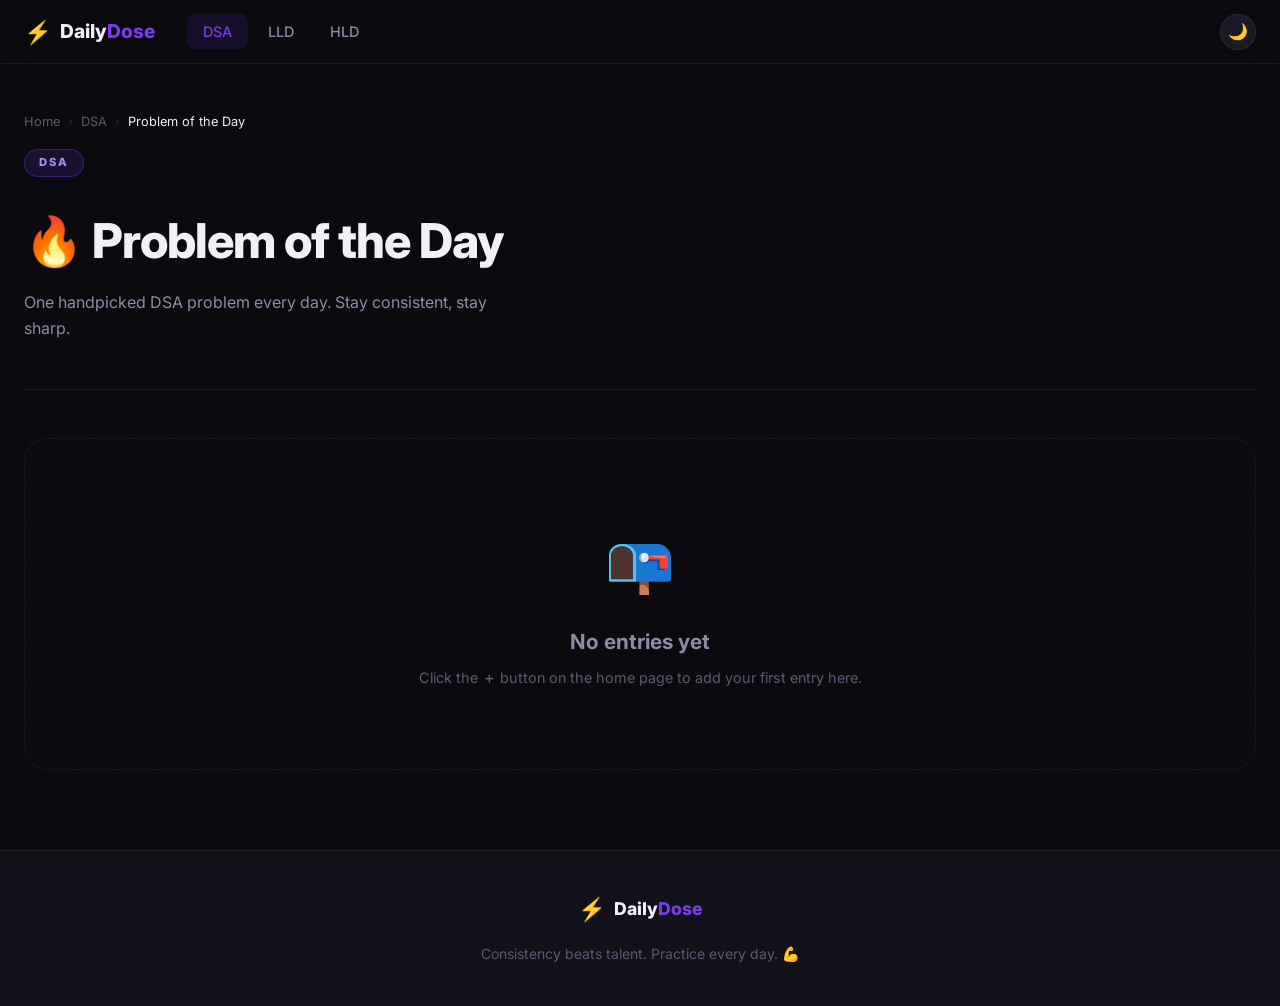
<file: dsa/pod.html>
<!DOCTYPE html>
<html lang="en" data-theme="dark">
<head>
  <meta charset="UTF-8" />
  <meta name="viewport" content="width=device-width, initial-scale=1.0" />
  <title>Problem of the Day — Daily Dose of Practise</title>
  <link rel="stylesheet" href="../css/styles.css" />
  <link rel="stylesheet" href="../css/form.css" />
  <link rel="preconnect" href="https://fonts.googleapis.com" />
  <link href="https://fonts.googleapis.com/css2?family=Inter:wght@300;400;500;600;700;800;900&family=JetBrains+Mono:wght@400;500;600&display=swap" rel="stylesheet" />
</head>
<body>

  <nav class="navbar" id="navbar">
    <div class="nav-container">
      <a href="../" class="nav-logo">
        <span class="logo-icon">⚡</span>
        <span class="logo-text">Daily<span class="accent">Dose</span></span>
      </a>
      <div class="nav-links">
        <a href="../#dsa" class="nav-link active">DSA</a>
        <a href="../#lld" class="nav-link">LLD</a>
        <a href="../#hld" class="nav-link">HLD</a>
      </div>
      <div class="nav-actions">
        <button class="theme-toggle" id="theme-toggle" title="Toggle theme">🌙</button>
      </div>
    </div>
  </nav>

  <main class="container">
    <div class="subpage-header">
      <div class="subpage-breadcrumb">
        <a href="../">Home</a>
        <span>›</span>
        <a href="../#dsa">DSA</a>
        <span>›</span>
        <span style="color:var(--text-primary)">Problem of the Day</span>
      </div>
      <div style="margin-bottom:12px">
        <span class="hub-section-badge badge-DSA">DSA</span>
      </div>
      <h1 class="subpage-title">🔥 Problem of the Day</h1>
      <p class="subpage-subtitle">One handpicked DSA problem every day. Stay consistent, stay sharp.</p>
    </div>

    <div id="user-questions"></div>
  </main>

  <footer class="footer" style="margin-top:80px">
    <div class="container footer-inner">
      <div class="footer-brand">
        <span class="logo-icon">⚡</span>
        <span>Daily<span class="accent">Dose</span></span>
      </div>
      <p class="footer-tagline">Consistency beats talent. Practice every day. 💪</p>
    </div>
  </footer>

  <script>
    window.PAGE_CATEGORY   = 'DSA';
    window.PAGE_SUBCATEGORY = 'Problem of the Day';
  </script>
  <script src="../js/store.js"></script>
  <script src="../js/question-loader.js"></script>
</body>
</html>
</file>
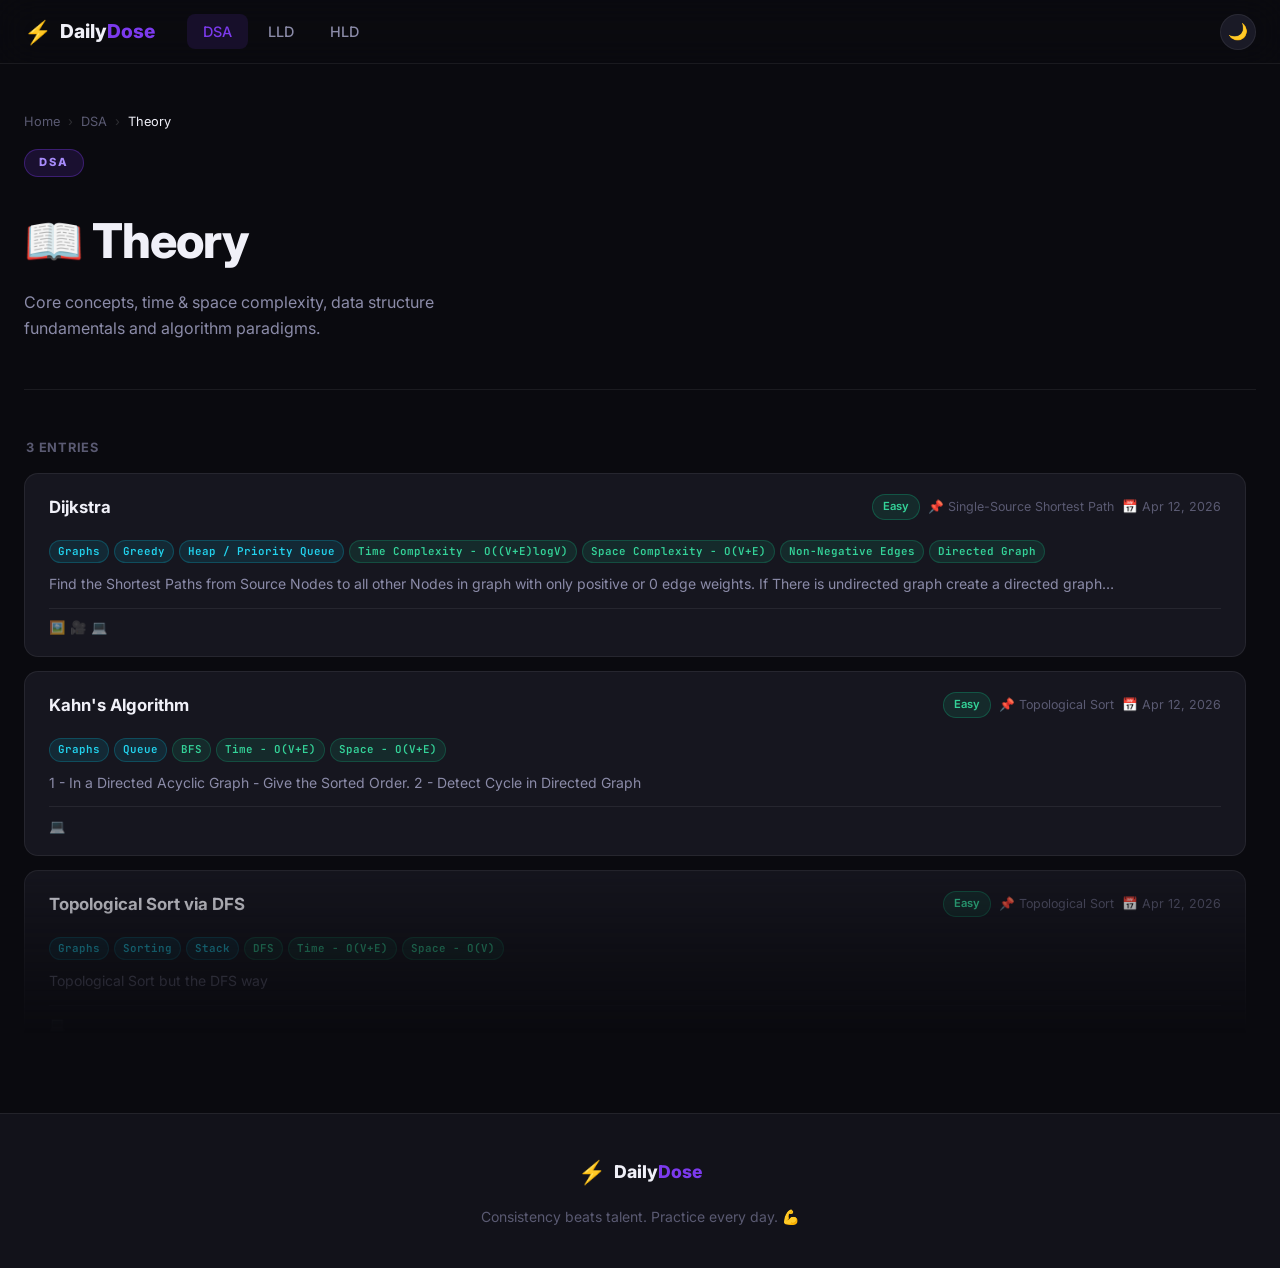
<file: dsa/theory.html>
<!DOCTYPE html>
<html lang="en" data-theme="dark">
<head>
  <meta charset="UTF-8" />
  <meta name="viewport" content="width=device-width, initial-scale=1.0" />
  <title>DSA Theory — Daily Dose of Practise</title>
  <link rel="stylesheet" href="../css/styles.css" />
  <link rel="stylesheet" href="../css/form.css" />
  <link rel="preconnect" href="https://fonts.googleapis.com" />
  <link href="https://fonts.googleapis.com/css2?family=Inter:wght@300;400;500;600;700;800;900&family=JetBrains+Mono:wght@400;500;600&display=swap" rel="stylesheet" />
</head>
<body>

  <nav class="navbar" id="navbar">
    <div class="nav-container">
      <a href="../" class="nav-logo">
        <span class="logo-icon">⚡</span>
        <span class="logo-text">Daily<span class="accent">Dose</span></span>
      </a>
      <div class="nav-links">
        <a href="../#dsa" class="nav-link active">DSA</a>
        <a href="../#lld" class="nav-link">LLD</a>
        <a href="../#hld" class="nav-link">HLD</a>
      </div>
      <div class="nav-actions">
        <button class="theme-toggle" id="theme-toggle" title="Toggle theme">🌙</button>
      </div>
    </div>
  </nav>

  <main class="container">
    <div class="subpage-header">
      <div class="subpage-breadcrumb">
        <a href="../">Home</a>
        <span>›</span>
        <a href="../#dsa">DSA</a>
        <span>›</span>
        <span style="color:var(--text-primary)">Theory</span>
      </div>
      <div style="margin-bottom:12px">
        <span class="hub-section-badge badge-DSA">DSA</span>
      </div>
      <h1 class="subpage-title">📖 Theory</h1>
      <p class="subpage-subtitle">Core concepts, time &amp; space complexity, data structure fundamentals and algorithm paradigms.</p>
    </div>

    <div id="user-questions"></div>
  </main>

  <footer class="footer" style="margin-top:80px">
    <div class="container footer-inner">
      <div class="footer-brand">
        <span class="logo-icon">⚡</span>
        <span>Daily<span class="accent">Dose</span></span>
      </div>
      <p class="footer-tagline">Consistency beats talent. Practice every day. 💪</p>
    </div>
  </footer>

  <script>
    window.PAGE_CATEGORY   = 'DSA';
    window.PAGE_SUBCATEGORY = 'Theory';
  </script>
  <script src="../js/store.js"></script>
  <script src="../js/question-loader.js"></script>
</body>
</html>
</file>
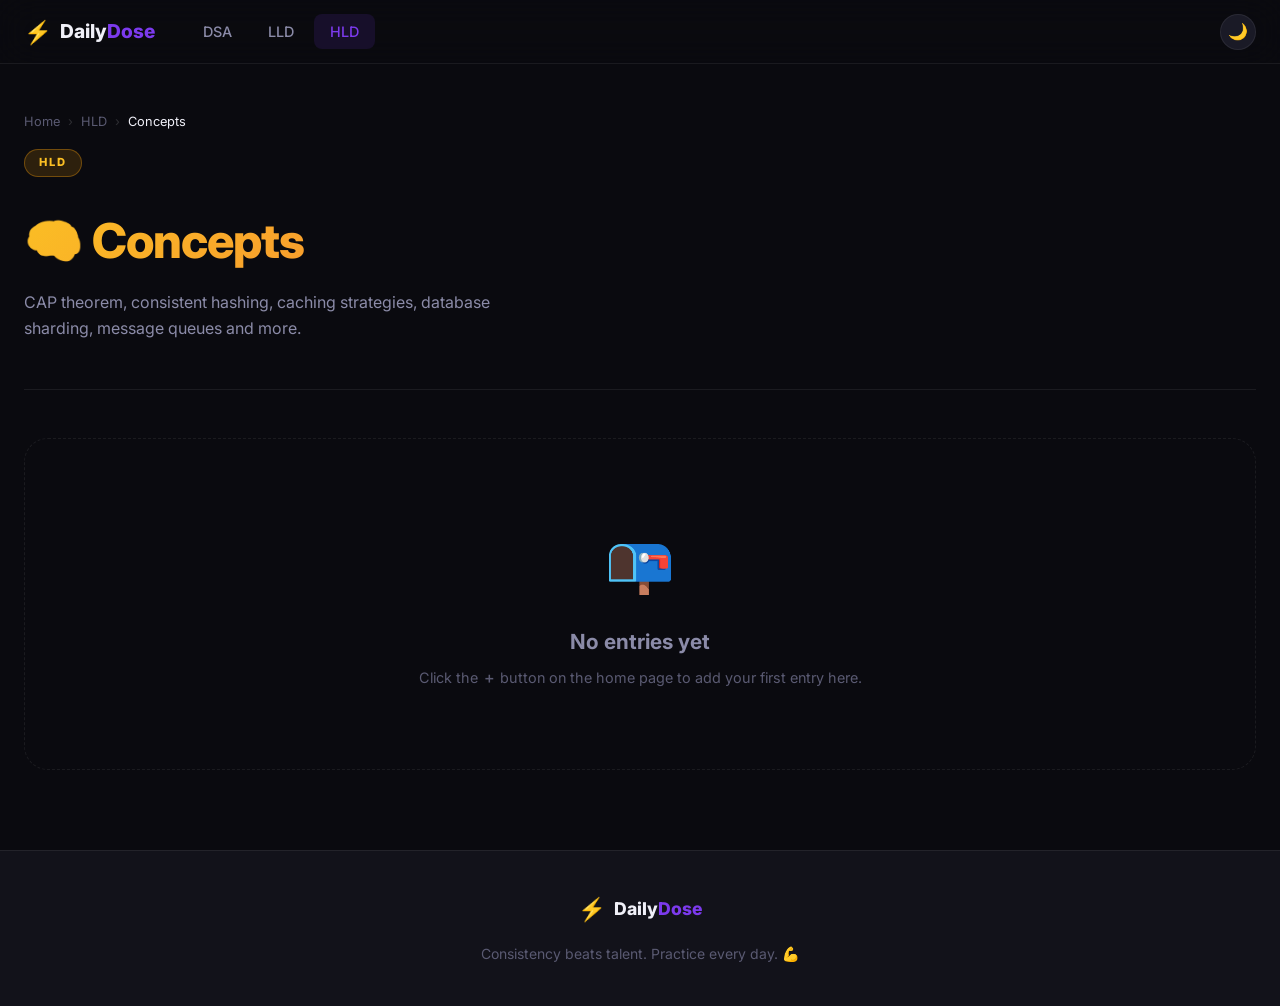
<file: hld/concepts.html>
<!DOCTYPE html>
<html lang="en" data-theme="dark">
<head>
  <meta charset="UTF-8" />
  <meta name="viewport" content="width=device-width, initial-scale=1.0" />
  <title>HLD Concepts — Daily Dose of Practise</title>
  <link rel="stylesheet" href="../css/styles.css" />
  <link rel="stylesheet" href="../css/form.css" />
  <link rel="preconnect" href="https://fonts.googleapis.com" />
  <link href="https://fonts.googleapis.com/css2?family=Inter:wght@300;400;500;600;700;800;900&family=JetBrains+Mono:wght@400;500;600&display=swap" rel="stylesheet" />
</head>
<body>

  <nav class="navbar" id="navbar">
    <div class="nav-container">
      <a href="../" class="nav-logo">
        <span class="logo-icon">⚡</span>
        <span class="logo-text">Daily<span class="accent">Dose</span></span>
      </a>
      <div class="nav-links">
        <a href="../#dsa" class="nav-link">DSA</a>
        <a href="../#lld" class="nav-link">LLD</a>
        <a href="../#hld" class="nav-link active">HLD</a>
      </div>
      <div class="nav-actions">
        <button class="theme-toggle" id="theme-toggle" title="Toggle theme">🌙</button>
      </div>
    </div>
  </nav>

  <main class="container">
    <div class="subpage-header">
      <div class="subpage-breadcrumb">
        <a href="../">Home</a>
        <span>›</span>
        <a href="../#hld">HLD</a>
        <span>›</span>
        <span style="color:var(--text-primary)">Concepts</span>
      </div>
      <div style="margin-bottom:12px">
        <span class="hub-section-badge badge-HLD">HLD</span>
      </div>
      <h1 class="subpage-title" style="background:linear-gradient(135deg,#fbbf24,#ef4444);-webkit-background-clip:text;-webkit-text-fill-color:transparent;background-clip:text">🧠 Concepts</h1>
      <p class="subpage-subtitle">CAP theorem, consistent hashing, caching strategies, database sharding, message queues and more.</p>
    </div>

    <div id="user-questions"></div>
  </main>

  <footer class="footer" style="margin-top:80px">
    <div class="container footer-inner">
      <div class="footer-brand">
        <span class="logo-icon">⚡</span>
        <span>Daily<span class="accent">Dose</span></span>
      </div>
      <p class="footer-tagline">Consistency beats talent. Practice every day. 💪</p>
    </div>
  </footer>

  <script>
    window.PAGE_CATEGORY   = 'HLD';
    window.PAGE_SUBCATEGORY = 'Concepts';
  </script>
  <script src="../js/store.js"></script>
  <script src="../js/question-loader.js"></script>
</body>
</html>
</file>
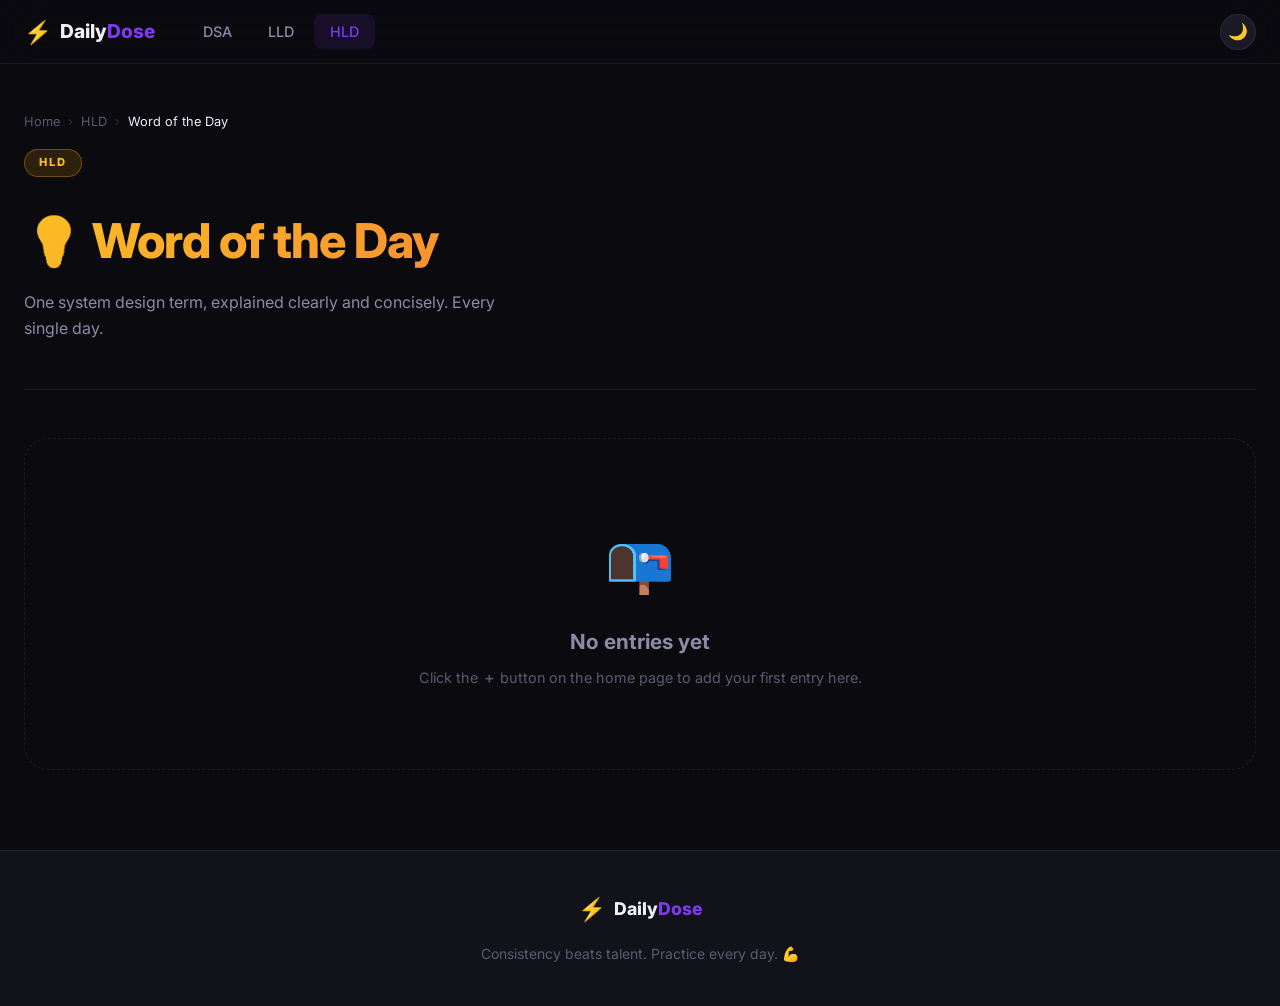
<file: hld/word-of-the-day.html>
<!DOCTYPE html>
<html lang="en" data-theme="dark">
<head>
  <meta charset="UTF-8" />
  <meta name="viewport" content="width=device-width, initial-scale=1.0" />
  <title>Word of the Day — Daily Dose of Practise</title>
  <link rel="stylesheet" href="../css/styles.css" />
  <link rel="stylesheet" href="../css/form.css" />
  <link rel="preconnect" href="https://fonts.googleapis.com" />
  <link href="https://fonts.googleapis.com/css2?family=Inter:wght@300;400;500;600;700;800;900&family=JetBrains+Mono:wght@400;500;600&display=swap" rel="stylesheet" />
</head>
<body>

  <nav class="navbar" id="navbar">
    <div class="nav-container">
      <a href="../" class="nav-logo">
        <span class="logo-icon">⚡</span>
        <span class="logo-text">Daily<span class="accent">Dose</span></span>
      </a>
      <div class="nav-links">
        <a href="../#dsa" class="nav-link">DSA</a>
        <a href="../#lld" class="nav-link">LLD</a>
        <a href="../#hld" class="nav-link active">HLD</a>
      </div>
      <div class="nav-actions">
        <button class="theme-toggle" id="theme-toggle" title="Toggle theme">🌙</button>
      </div>
    </div>
  </nav>

  <main class="container">
    <div class="subpage-header">
      <div class="subpage-breadcrumb">
        <a href="../">Home</a>
        <span>›</span>
        <a href="../#hld">HLD</a>
        <span>›</span>
        <span style="color:var(--text-primary)">Word of the Day</span>
      </div>
      <div style="margin-bottom:12px">
        <span class="hub-section-badge badge-HLD">HLD</span>
      </div>
      <h1 class="subpage-title" style="background:linear-gradient(135deg,#fbbf24,#ef4444);-webkit-background-clip:text;-webkit-text-fill-color:transparent;background-clip:text">💡 Word of the Day</h1>
      <p class="subpage-subtitle">One system design term, explained clearly and concisely. Every single day.</p>
    </div>

    <div id="user-questions"></div>
  </main>

  <footer class="footer" style="margin-top:80px">
    <div class="container footer-inner">
      <div class="footer-brand">
        <span class="logo-icon">⚡</span>
        <span>Daily<span class="accent">Dose</span></span>
      </div>
      <p class="footer-tagline">Consistency beats talent. Practice every day. 💪</p>
    </div>
  </footer>

  <script>
    window.PAGE_CATEGORY   = 'HLD';
    window.PAGE_SUBCATEGORY = 'Word of the Day';
  </script>
  <script src="../js/store.js"></script>
  <script src="../js/question-loader.js"></script>
</body>
</html>
</file>
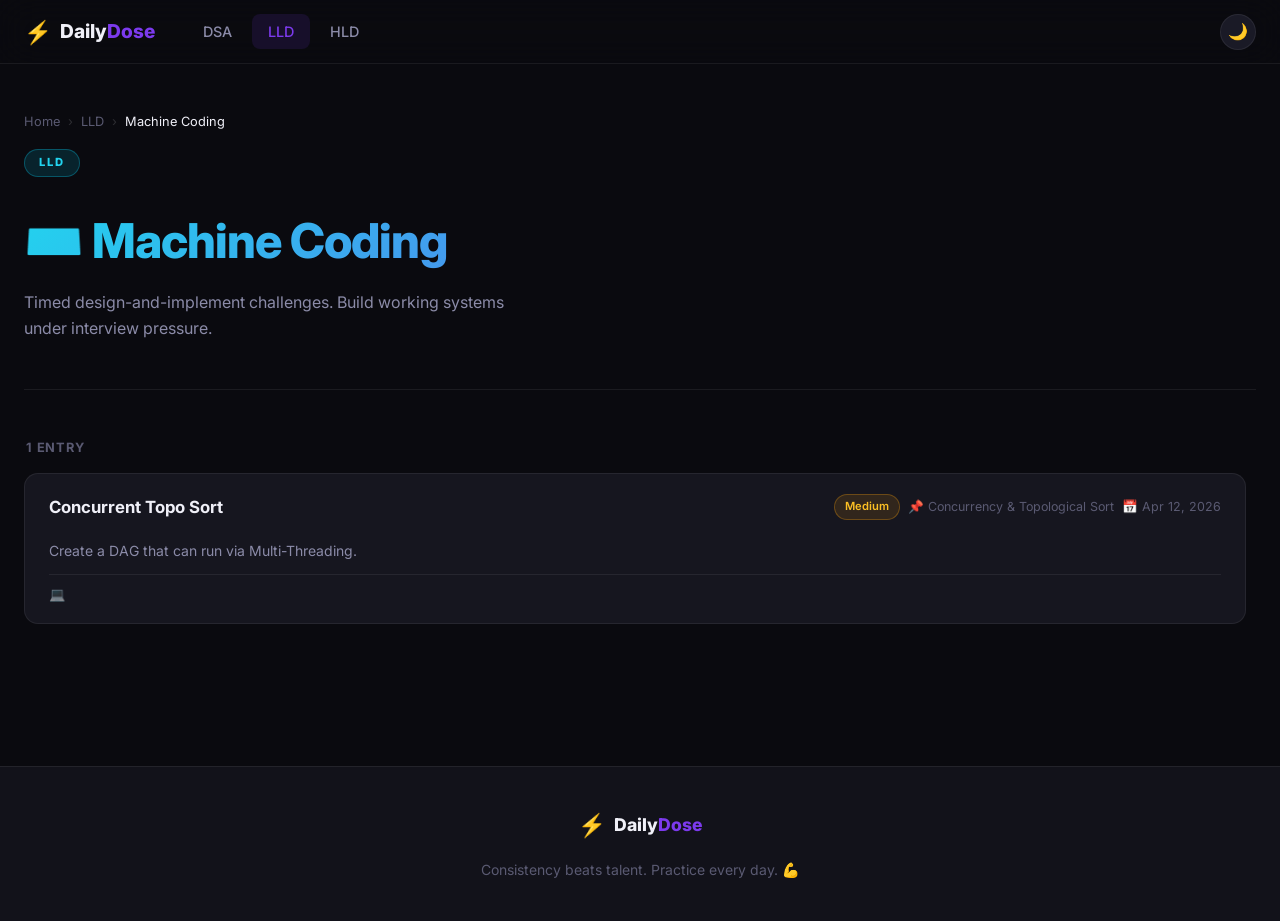
<file: lld/machine-coding.html>
<!DOCTYPE html>
<html lang="en" data-theme="dark">
<head>
  <meta charset="UTF-8" />
  <meta name="viewport" content="width=device-width, initial-scale=1.0" />
  <title>Machine Coding — Daily Dose of Practise</title>
  <link rel="stylesheet" href="../css/styles.css" />
  <link rel="stylesheet" href="../css/form.css" />
  <link rel="preconnect" href="https://fonts.googleapis.com" />
  <link href="https://fonts.googleapis.com/css2?family=Inter:wght@300;400;500;600;700;800;900&family=JetBrains+Mono:wght@400;500;600&display=swap" rel="stylesheet" />
</head>
<body>

  <nav class="navbar" id="navbar">
    <div class="nav-container">
      <a href="../" class="nav-logo">
        <span class="logo-icon">⚡</span>
        <span class="logo-text">Daily<span class="accent">Dose</span></span>
      </a>
      <div class="nav-links">
        <a href="../#dsa" class="nav-link">DSA</a>
        <a href="../#lld" class="nav-link active">LLD</a>
        <a href="../#hld" class="nav-link">HLD</a>
      </div>
      <div class="nav-actions">
        <button class="theme-toggle" id="theme-toggle" title="Toggle theme">🌙</button>
      </div>
    </div>
  </nav>

  <main class="container">
    <div class="subpage-header">
      <div class="subpage-breadcrumb">
        <a href="../">Home</a>
        <span>›</span>
        <a href="../#lld">LLD</a>
        <span>›</span>
        <span style="color:var(--text-primary)">Machine Coding</span>
      </div>
      <div style="margin-bottom:12px">
        <span class="hub-section-badge badge-LLD">LLD</span>
      </div>
      <h1 class="subpage-title" style="background:linear-gradient(135deg,#22d3ee,#7c3aed);-webkit-background-clip:text;-webkit-text-fill-color:transparent;background-clip:text">⌨️ Machine Coding</h1>
      <p class="subpage-subtitle">Timed design-and-implement challenges. Build working systems under interview pressure.</p>
    </div>

    <div id="user-questions"></div>
  </main>

  <footer class="footer" style="margin-top:80px">
    <div class="container footer-inner">
      <div class="footer-brand">
        <span class="logo-icon">⚡</span>
        <span>Daily<span class="accent">Dose</span></span>
      </div>
      <p class="footer-tagline">Consistency beats talent. Practice every day. 💪</p>
    </div>
  </footer>

  <script>
    window.PAGE_CATEGORY   = 'LLD';
    window.PAGE_SUBCATEGORY = 'Machine Coding';
  </script>
  <script src="../js/store.js"></script>
  <script src="../js/question-loader.js"></script>
</body>
</html>
</file>
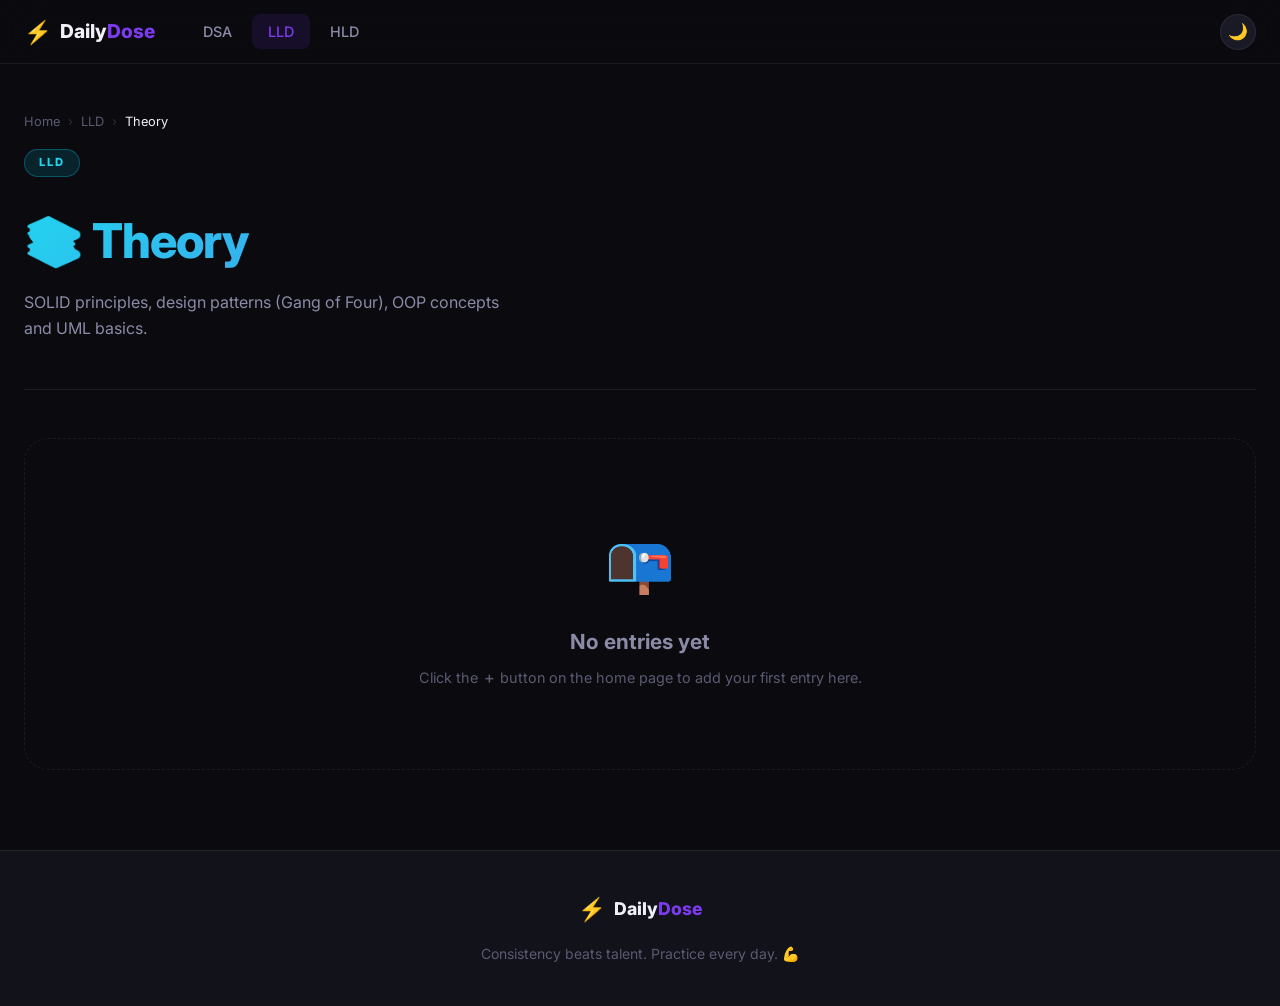
<file: lld/theory.html>
<!DOCTYPE html>
<html lang="en" data-theme="dark">
<head>
  <meta charset="UTF-8" />
  <meta name="viewport" content="width=device-width, initial-scale=1.0" />
  <title>LLD Theory — Daily Dose of Practise</title>
  <link rel="stylesheet" href="../css/styles.css" />
  <link rel="stylesheet" href="../css/form.css" />
  <link rel="preconnect" href="https://fonts.googleapis.com" />
  <link href="https://fonts.googleapis.com/css2?family=Inter:wght@300;400;500;600;700;800;900&family=JetBrains+Mono:wght@400;500;600&display=swap" rel="stylesheet" />
</head>
<body>

  <nav class="navbar" id="navbar">
    <div class="nav-container">
      <a href="../" class="nav-logo">
        <span class="logo-icon">⚡</span>
        <span class="logo-text">Daily<span class="accent">Dose</span></span>
      </a>
      <div class="nav-links">
        <a href="../#dsa" class="nav-link">DSA</a>
        <a href="../#lld" class="nav-link active">LLD</a>
        <a href="../#hld" class="nav-link">HLD</a>
      </div>
      <div class="nav-actions">
        <button class="theme-toggle" id="theme-toggle" title="Toggle theme">🌙</button>
      </div>
    </div>
  </nav>

  <main class="container">
    <div class="subpage-header">
      <div class="subpage-breadcrumb">
        <a href="../">Home</a>
        <span>›</span>
        <a href="../#lld">LLD</a>
        <span>›</span>
        <span style="color:var(--text-primary)">Theory</span>
      </div>
      <div style="margin-bottom:12px">
        <span class="hub-section-badge badge-LLD">LLD</span>
      </div>
      <h1 class="subpage-title" style="background:linear-gradient(135deg,#22d3ee,#7c3aed);-webkit-background-clip:text;-webkit-text-fill-color:transparent;background-clip:text">📚 Theory</h1>
      <p class="subpage-subtitle">SOLID principles, design patterns (Gang of Four), OOP concepts and UML basics.</p>
    </div>

    <div id="user-questions"></div>
  </main>

  <footer class="footer" style="margin-top:80px">
    <div class="container footer-inner">
      <div class="footer-brand">
        <span class="logo-icon">⚡</span>
        <span>Daily<span class="accent">Dose</span></span>
      </div>
      <p class="footer-tagline">Consistency beats talent. Practice every day. 💪</p>
    </div>
  </footer>

  <script>
    window.PAGE_CATEGORY   = 'LLD';
    window.PAGE_SUBCATEGORY = 'Theory';
  </script>
  <script src="../js/store.js"></script>
  <script src="../js/question-loader.js"></script>
</body>
</html>
</file>
<file: css/styles.css>
/* ============================================
   DAILY DOSE OF PRACTISE — Main Styles
   ============================================ */

/* ─── CSS Variables ─── */
:root {
  --bg-primary: #0a0a0f;
  --bg-secondary: #12121a;
  --bg-card: #16161f;
  --bg-card-hover: #1e1e2e;
  --bg-input: #1a1a26;
  --border: rgba(255,255,255,0.07);
  --border-hover: rgba(255,255,255,0.15);
  --text-primary: #f0f0f8;
  --text-secondary: #8b8ba8;
  --text-muted: #5a5a72;
  --accent-purple: #7c3aed;
  --accent-blue: #2563eb;
  --accent-cyan: #06b6d4;
  --accent-green: #10b981;
  --accent-orange: #f59e0b;
  --accent-red: #ef4444;
  --gradient-1: linear-gradient(135deg, #7c3aed, #2563eb);
  --gradient-2: linear-gradient(135deg, #06b6d4, #7c3aed);
  --gradient-text: linear-gradient(135deg, #a78bfa, #60a5fa, #34d399);
  --shadow-sm: 0 2px 8px rgba(0,0,0,0.4);
  --shadow-md: 0 8px 24px rgba(0,0,0,0.5);
  --shadow-lg: 0 20px 60px rgba(0,0,0,0.6);
  --shadow-glow: 0 0 40px rgba(124,58,237,0.15);
  --radius-sm: 8px;
  --radius-md: 12px;
  --radius-lg: 16px;
  --radius-xl: 24px;
  --font-mono: 'JetBrains Mono', monospace;
  --transition: 0.2s cubic-bezier(0.4, 0, 0.2, 1);
  --nav-height: 64px;
}

[data-theme="light"] {
  --bg-primary: #f8f9fc;
  --bg-secondary: #ffffff;
  --bg-card: #ffffff;
  --bg-card-hover: #f0f2f8;
  --bg-input: #f0f2f8;
  --border: rgba(0,0,0,0.08);
  --border-hover: rgba(0,0,0,0.15);
  --text-primary: #0f0f1a;
  --text-secondary: #555570;
  --text-muted: #9090a8;
  --shadow-sm: 0 2px 8px rgba(0,0,0,0.08);
  --shadow-md: 0 8px 24px rgba(0,0,0,0.1);
  --shadow-lg: 0 20px 60px rgba(0,0,0,0.15);
  --shadow-glow: 0 0 40px rgba(124,58,237,0.08);
}

/* ─── Reset & Base ─── */
*, *::before, *::after { box-sizing: border-box; margin: 0; padding: 0; }

html { scroll-behavior: smooth; }

body {
  font-family: 'Inter', -apple-system, sans-serif;
  background: var(--bg-primary);
  color: var(--text-primary);
  line-height: 1.6;
  overflow-x: hidden;
  transition: background 0.3s, color 0.3s;
}

/* ─── Scrollbar ─── */
::-webkit-scrollbar { width: 6px; }
::-webkit-scrollbar-track { background: var(--bg-secondary); }
::-webkit-scrollbar-thumb { background: var(--accent-purple); border-radius: 3px; }

/* ─── Container ─── */
.container {
  max-width: 1280px;
  margin: 0 auto;
  padding: 0 24px;
}

/* ─── NAVBAR ─── */
.navbar {
  position: fixed;
  top: 0; left: 0; right: 0;
  z-index: 100;
  height: var(--nav-height);
  background: rgba(10,10,15,0.8);
  backdrop-filter: blur(20px);
  -webkit-backdrop-filter: blur(20px);
  border-bottom: 1px solid var(--border);
  transition: background 0.3s;
}

[data-theme="light"] .navbar {
  background: rgba(248,249,252,0.85);
}

.navbar.scrolled {
  box-shadow: var(--shadow-md);
}

.nav-container {
  max-width: 1280px;
  margin: 0 auto;
  padding: 0 24px;
  height: 100%;
  display: flex;
  align-items: center;
  gap: 32px;
}

.nav-logo {
  display: flex;
  align-items: center;
  gap: 8px;
  text-decoration: none;
  font-weight: 800;
  font-size: 1.2rem;
  color: var(--text-primary);
  flex-shrink: 0;
}

.logo-icon { font-size: 1.4rem; }
.accent { color: var(--accent-purple); }

.nav-links {
  display: flex;
  align-items: center;
  gap: 4px;
  flex: 1;
}

.nav-link {
  padding: 6px 16px;
  border-radius: var(--radius-sm);
  font-size: 0.9rem;
  font-weight: 500;
  color: var(--text-secondary);
  text-decoration: none;
  transition: all var(--transition);
  cursor: pointer;
}

.nav-link:hover, .nav-link.active {
  color: var(--text-primary);
  background: var(--border);
}

.nav-link.active {
  color: var(--accent-purple);
  background: rgba(124,58,237,0.12);
}

.nav-actions {
  display: flex;
  align-items: center;
  gap: 12px;
}

.search-input {
  width: 240px;
  padding: 8px 16px;
  background: var(--bg-input);
  border: 1px solid var(--border);
  border-radius: 100px;
  color: var(--text-primary);
  font-family: 'Inter', sans-serif;
  font-size: 0.875rem;
  outline: none;
  transition: all var(--transition);
}

.search-input::placeholder { color: var(--text-muted); }

.search-input:focus {
  border-color: var(--accent-purple);
  box-shadow: 0 0 0 3px rgba(124,58,237,0.15);
  width: 300px;
}

.theme-toggle {
  width: 36px; height: 36px;
  border-radius: 50%;
  border: 1px solid var(--border);
  background: var(--bg-input);
  cursor: pointer;
  font-size: 1rem;
  display: flex; align-items: center; justify-content: center;
  transition: all var(--transition);
  color: var(--text-primary);
}

.theme-toggle:hover {
  border-color: var(--border-hover);
  transform: rotate(20deg);
}

/* ─── HERO ─── */
.hero {
  position: relative;
  min-height: 520px;
  display: flex;
  align-items: center;
  justify-content: center;
  text-align: center;
  padding: calc(var(--nav-height) + 60px) 24px 80px;
  overflow: hidden;
}

.hero-bg {
  position: absolute;
  inset: 0;
  pointer-events: none;
}

.hero-orb {
  position: absolute;
  border-radius: 50%;
  filter: blur(80px);
  opacity: 0.3;
}

.orb-1 {
  width: 500px; height: 500px;
  background: radial-gradient(circle, #7c3aed, transparent);
  top: -150px; left: -100px;
  animation: float 8s ease-in-out infinite;
}

.orb-2 {
  width: 400px; height: 400px;
  background: radial-gradient(circle, #2563eb, transparent);
  bottom: -100px; right: -50px;
  animation: float 10s ease-in-out infinite reverse;
}

.orb-3 {
  width: 300px; height: 300px;
  background: radial-gradient(circle, #06b6d4, transparent);
  top: 50%; left: 50%;
  transform: translate(-50%, -50%);
  animation: float 6s ease-in-out infinite;
}

.grid-overlay {
  position: absolute;
  inset: 0;
  background-image:
    linear-gradient(rgba(255,255,255,0.02) 1px, transparent 1px),
    linear-gradient(90deg, rgba(255,255,255,0.02) 1px, transparent 1px);
  background-size: 60px 60px;
}

[data-theme="light"] .grid-overlay {
  background-image:
    linear-gradient(rgba(0,0,0,0.03) 1px, transparent 1px),
    linear-gradient(90deg, rgba(0,0,0,0.03) 1px, transparent 1px);
}

@keyframes float {
  0%, 100% { transform: translateY(0) scale(1); }
  50% { transform: translateY(-30px) scale(1.05); }
}

.hero-content {
  position: relative;
  z-index: 1;
  max-width: 700px;
}

.hero-badge {
  display: inline-flex;
  align-items: center;
  gap: 8px;
  padding: 6px 16px;
  background: rgba(124,58,237,0.12);
  border: 1px solid rgba(124,58,237,0.3);
  border-radius: 100px;
  font-size: 0.8rem;
  font-weight: 500;
  color: #a78bfa;
  margin-bottom: 28px;
  letter-spacing: 0.3px;
}

.badge-dot {
  width: 6px; height: 6px;
  border-radius: 50%;
  background: #10b981;
  box-shadow: 0 0 8px #10b981;
  animation: pulse 2s infinite;
}

@keyframes pulse {
  0%, 100% { opacity: 1; transform: scale(1); }
  50% { opacity: 0.5; transform: scale(0.8); }
}

.hero-title {
  font-size: clamp(2.5rem, 6vw, 4.5rem);
  font-weight: 900;
  line-height: 1.1;
  letter-spacing: -2px;
  margin-bottom: 20px;
  color: var(--text-primary);
}

.gradient-text {
  background: var(--gradient-text);
  -webkit-background-clip: text;
  -webkit-text-fill-color: transparent;
  background-clip: text;
}

.hero-subtitle {
  font-size: 1.1rem;
  color: var(--text-secondary);
  max-width: 540px;
  margin: 0 auto 40px;
  line-height: 1.7;
}

.hero-stats {
  display: flex;
  align-items: center;
  justify-content: center;
  gap: 40px;
  flex-wrap: wrap;
}

.stat {
  display: flex;
  flex-direction: column;
  align-items: center;
  gap: 4px;
}

.stat-num {
  font-size: 2.2rem;
  font-weight: 800;
  background: var(--gradient-text);
  -webkit-background-clip: text;
  -webkit-text-fill-color: transparent;
  background-clip: text;
  font-family: var(--font-mono);
}

.stat-label {
  font-size: 0.75rem;
  color: var(--text-muted);
  text-transform: uppercase;
  letter-spacing: 1px;
  font-weight: 500;
}

.stat-divider {
  width: 1px;
  height: 40px;
  background: var(--border);
}



/* ─── MAIN CARDS ─── */
.main-content { padding: 24px 0 80px; }

.cards-grid {
  display: grid;
  grid-template-columns: repeat(auto-fill, minmax(340px, 1fr));
  gap: 20px;
}

/* ─── QUESTION CARD ─── */
.q-card {
  background: var(--bg-card);
  border: 1px solid var(--border);
  border-radius: var(--radius-lg);
  padding: 24px;
  cursor: pointer;
  transition: all var(--transition);
  display: flex;
  flex-direction: column;
  gap: 12px;
  position: relative;
  overflow: hidden;
}

.q-card::after {
  content: '';
  position: absolute;
  inset: 0;
  background: var(--gradient-1);
  opacity: 0;
  transition: opacity var(--transition);
  pointer-events: none;
}

.q-card:hover {
  border-color: rgba(124,58,237,0.4);
  transform: translateY(-4px);
  box-shadow: var(--shadow-lg);
}

.q-card:hover::after { opacity: 0.03; }

.q-card-top {
  display: flex;
  align-items: center;
  justify-content: space-between;
}

.q-tags {
  display: flex;
  gap: 6px;
  flex-wrap: wrap;
  align-items: center;
}

.tag-category {
  font-size: 0.65rem;
  font-weight: 700;
  letter-spacing: 1px;
  text-transform: uppercase;
  padding: 3px 10px;
  border-radius: 100px;
}

.cat-DSA .tag-category, .tag-DSA { background: rgba(124,58,237,0.15); color: #a78bfa; border: 1px solid rgba(124,58,237,0.3); }
.cat-LLD .tag-category, .tag-LLD { background: rgba(6,182,212,0.15); color: #22d3ee; border: 1px solid rgba(6,182,212,0.3); }
.cat-HLD .tag-category, .tag-HLD { background: rgba(245,158,11,0.15); color: #fbbf24; border: 1px solid rgba(245,158,11,0.3); }

.q-card.cat-DSA { border-left: 3px solid #7c3aed; }
.q-card.cat-LLD { border-left: 3px solid #06b6d4; }
.q-card.cat-HLD { border-left: 3px solid #f59e0b; }

.diff-badge {
  font-size: 0.7rem;
  font-weight: 600;
  padding: 3px 10px;
  border-radius: 100px;
}

.diff-Easy { background: rgba(16,185,129,0.12); color: #34d399; border: 1px solid rgba(16,185,129,0.3); }
.diff-Medium { background: rgba(245,158,11,0.12); color: #fbbf24; border: 1px solid rgba(245,158,11,0.3); }
.diff-Hard { background: rgba(239,68,68,0.12); color: #f87171; border: 1px solid rgba(239,68,68,0.3); }

.q-title {
  font-size: 1.05rem;
  font-weight: 700;
  color: var(--text-primary);
  line-height: 1.3;
}

.q-topic {
  font-size: 0.8rem;
  color: var(--text-secondary);
  font-weight: 500;
}

.q-desc {
  font-size: 0.85rem;
  color: var(--text-secondary);
  display: -webkit-box;
  -webkit-line-clamp: 2;
  -webkit-box-orient: vertical;
  overflow: hidden;
  line-height: 1.5;
}

.q-card-bottom {
  display: flex;
  align-items: center;
  justify-content: space-between;
  margin-top: auto;
  padding-top: 12px;
  border-top: 1px solid var(--border);
}

.q-date {
  font-size: 0.75rem;
  color: var(--text-muted);
  display: flex;
  align-items: center;
  gap: 4px;
}

.q-tech-tags {
  display: flex;
  gap: 4px;
  flex-wrap: wrap;
}

.tech-tag {
  font-size: 0.65rem;
  padding: 2px 8px;
  border-radius: 100px;
  background: var(--bg-input);
  color: var(--text-muted);
  border: 1px solid var(--border);
  font-family: var(--font-mono);
}

/* ─── SKELETON LOADER ─── */
.loading-grid {
  display: grid;
  grid-template-columns: repeat(auto-fill, minmax(340px, 1fr));
  gap: 20px;
}

.skeleton-card {
  height: 200px;
  background: var(--bg-card);
  border-radius: var(--radius-lg);
  border: 1px solid var(--border);
  position: relative;
  overflow: hidden;
}

.skeleton-card::after {
  content: '';
  position: absolute;
  inset: 0;
  background: linear-gradient(90deg, transparent 0%, rgba(255,255,255,0.04) 50%, transparent 100%);
  animation: shimmer 1.5s infinite;
}

@keyframes shimmer {
  0% { transform: translateX(-100%); }
  100% { transform: translateX(100%); }
}

/* ─── EMPTY STATE ─── */
.empty-state {
  text-align: center;
  padding: 80px 24px;
}

.empty-icon { font-size: 4rem; margin-bottom: 16px; }
.empty-state h3 { font-size: 1.3rem; color: var(--text-secondary); margin-bottom: 8px; }
.empty-state p { color: var(--text-muted); }

/* ─── MODAL ─── */
.modal-overlay {
  position: fixed;
  inset: 0;
  background: rgba(0,0,0,0.75);
  z-index: 1000;
  display: none;
  place-items: center;
  padding: 20px;
  backdrop-filter: blur(8px);
  animation: fadeIn 0.2s ease;
}

.modal-overlay.active { display: grid; }

@keyframes fadeIn { from { opacity: 0; } to { opacity: 1; } }

.modal {
  background: var(--bg-card);
  border: 1px solid var(--border-hover);
  border-radius: var(--radius-xl);
  width: 100%;
  max-width: 800px;
  max-height: 88vh;
  overflow-y: auto;
  position: relative;
  animation: slideUp 0.3s cubic-bezier(0.4, 0, 0.2, 1);
  box-shadow: var(--shadow-lg);
}

@keyframes slideUp {
  from { opacity: 0; transform: translateY(30px) scale(0.97); }
  to { opacity: 1; transform: translateY(0) scale(1); }
}

.modal-close {
  position: sticky;
  top: 16px;
  float: right;
  margin: 16px 16px 0 0;
  width: 32px; height: 32px;
  border-radius: 50%;
  border: 1px solid var(--border);
  background: var(--bg-input);
  color: var(--text-secondary);
  cursor: pointer;
  font-size: 0.85rem;
  display: flex; align-items: center; justify-content: center;
  transition: all var(--transition);
  z-index: 10;
}

.modal-close:hover { background: rgba(239,68,68,0.2); color: #f87171; border-color: rgba(239,68,68,0.4); }

.modal-content { padding: 32px; clear: both; }

/* ─── MODAL INTERNALS ─── */
.modal-header {
  margin-bottom: 28px;
  padding-bottom: 20px;
  border-bottom: 1px solid var(--border);
}

.modal-cats {
  display: flex;
  gap: 8px;
  flex-wrap: wrap;
  margin-bottom: 12px;
}

.modal-title {
  font-size: 1.8rem;
  font-weight: 800;
  line-height: 1.2;
  margin-bottom: 8px;
  letter-spacing: -0.5px;
}

.modal-meta {
  display: flex;
  gap: 16px;
  align-items: center;
  font-size: 0.85rem;
  color: var(--text-muted);
  flex-wrap: wrap;
}

.modal-meta-item {
  display: flex;
  align-items: center;
  gap: 4px;
}

/* ─── DSA Modal Sections ─── */
.modal-section { margin-bottom: 28px; }

.modal-section h3 {
  font-size: 0.75rem;
  font-weight: 700;
  letter-spacing: 1px;
  text-transform: uppercase;
  color: var(--text-muted);
  margin-bottom: 12px;
  display: flex;
  align-items: center;
  gap: 6px;
}

.modal-section h3::after {
  content: '';
  flex: 1;
  height: 1px;
  background: var(--border);
  margin-left: 4px;
}

.modal-desc {
  font-size: 0.95rem;
  line-height: 1.8;
  color: var(--text-secondary);
}

.modal-desc code {
  font-family: var(--font-mono);
  background: var(--bg-input);
  padding: 1px 6px;
  border-radius: 4px;
  font-size: 0.85em;
  color: #a78bfa;
  border: 1px solid var(--border);
}

.example-box {
  background: var(--bg-secondary);
  border: 1px solid var(--border);
  border-radius: var(--radius-md);
  padding: 16px;
  margin-bottom: 10px;
}

.example-box strong {
  font-size: 0.75rem;
  text-transform: uppercase;
  letter-spacing: 0.5px;
  color: var(--text-muted);
  font-weight: 600;
}

.example-box code {
  display: block;
  font-family: var(--font-mono);
  font-size: 0.875rem;
  color: var(--text-primary);
  margin-top: 4px;
  word-break: break-all;
}

.example-explanation {
  font-size: 0.82rem;
  color: var(--text-muted);
  margin-top: 6px;
  font-style: italic;
}

.constraints-list {
  list-style: none;
  display: flex;
  flex-direction: column;
  gap: 6px;
}

.constraints-list li {
  font-size: 0.875rem;
  color: var(--text-secondary);
  font-family: var(--font-mono);
  padding: 6px 12px;
  background: var(--bg-secondary);
  border-radius: var(--radius-sm);
  border: 1px solid var(--border);
}

.constraints-list li::before {
  content: '▸ ';
  color: var(--accent-purple);
}

.solution-box {
  background: var(--bg-secondary);
  border: 1px solid var(--border);
  border-radius: var(--radius-md);
  overflow: hidden;
}

.solution-header {
  padding: 10px 16px;
  border-bottom: 1px solid var(--border);
  display: flex;
  align-items: center;
  justify-content: space-between;
  background: rgba(124,58,237,0.05);
}

.solution-header span {
  font-size: 0.75rem;
  font-weight: 600;
  color: #a78bfa;
  font-family: var(--font-mono);
}

.complexity-badges {
  display: flex;
  gap: 6px;
}

.complexity-badge {
  font-size: 0.65rem;
  padding: 2px 8px;
  border-radius: 100px;
  font-family: var(--font-mono);
  font-weight: 600;
}

.time-badge { background: rgba(16,185,129,0.12); color: #34d399; border: 1px solid rgba(16,185,129,0.3); }
.space-badge { background: rgba(6,182,212,0.12); color: #22d3ee; border: 1px solid rgba(6,182,212,0.3); }

.solution-code {
  padding: 20px;
  font-family: var(--font-mono);
  font-size: 0.875rem;
  line-height: 1.6;
  color: #e0e0f0;
  overflow-x: auto;
  white-space: pre;
}

.hints-list {
  list-style: none;
  display: flex;
  flex-direction: column;
  gap: 8px;
}

.hints-list li {
  font-size: 0.875rem;
  color: var(--text-secondary);
  padding: 10px 14px;
  background: rgba(245,158,11,0.05);
  border: 1px solid rgba(245,158,11,0.2);
  border-radius: var(--radius-sm);
  border-left: 3px solid var(--accent-orange);
}

.hints-list li::before { content: '💡 '; }

.followup-list {
  list-style: none;
  display: flex;
  flex-direction: column;
  gap: 8px;
}

.followup-list li {
  font-size: 0.875rem;
  color: var(--text-secondary);
  padding: 10px 14px;
  background: rgba(6,182,212,0.05);
  border: 1px solid rgba(6,182,212,0.2);
  border-radius: var(--radius-sm);
  border-left: 3px solid var(--accent-cyan);
}

.followup-list li::before { content: '❓ '; }

/* ─── LLD/HLD Modal Sections ─── */
.req-grid {
  display: grid;
  grid-template-columns: 1fr 1fr;
  gap: 12px;
}

.req-box {
  background: var(--bg-secondary);
  border: 1px solid var(--border);
  border-radius: var(--radius-md);
  padding: 14px;
}

.req-box h4 {
  font-size: 0.7rem;
  text-transform: uppercase;
  letter-spacing: 1px;
  font-weight: 700;
  margin-bottom: 8px;
}

.req-box.functional h4 { color: #34d399; }
.req-box.non-functional h4 { color: #fbbf24; }

.req-box ul {
  list-style: none;
  font-size: 0.8rem;
  color: var(--text-secondary);
  line-height: 1.8;
}

.req-box ul li::before {
  content: '→ ';
  color: var(--text-muted);
}

.entities-grid {
  display: flex;
  flex-wrap: wrap;
  gap: 8px;
}

.entity-chip {
  padding: 6px 14px;
  background: rgba(124,58,237,0.1);
  border: 1px solid rgba(124,58,237,0.25);
  border-radius: var(--radius-sm);
  font-size: 0.8rem;
  font-weight: 600;
  color: #a78bfa;
  font-family: var(--font-mono);
}

.patterns-grid {
  display: flex;
  flex-wrap: wrap;
  gap: 8px;
}

.pattern-chip {
  padding: 6px 14px;
  background: rgba(6,182,212,0.1);
  border: 1px solid rgba(6,182,212,0.25);
  border-radius: var(--radius-sm);
  font-size: 0.8rem;
  font-weight: 600;
  color: #22d3ee;
}

.diagram-box {
  background: var(--bg-primary);
  border: 1px solid var(--border);
  border-radius: var(--radius-md);
  padding: 20px;
  font-family: var(--font-mono);
  font-size: 0.85rem;
  color: var(--text-secondary);
  white-space: pre;
  line-height: 1.7;
  overflow-x: auto;
}

.tradeoff-table {
  width: 100%;
  border-collapse: collapse;
  font-size: 0.83rem;
}

.tradeoff-table th {
  text-align: left;
  padding: 10px 12px;
  background: var(--bg-secondary);
  border: 1px solid var(--border);
  font-weight: 600;
  color: var(--text-muted);
  font-size: 0.72rem;
  text-transform: uppercase;
  letter-spacing: 0.5px;
}

.tradeoff-table td {
  padding: 10px 12px;
  border: 1px solid var(--border);
  color: var(--text-secondary);
  vertical-align: top;
}

.tradeoff-table tr:nth-child(even) td { background: rgba(255,255,255,0.02); }

.chosen-badge {
  display: inline-block;
  padding: 2px 8px;
  background: rgba(16,185,129,0.1);
  border: 1px solid rgba(16,185,129,0.3);
  border-radius: 100px;
  color: #34d399;
  font-size: 0.7rem;
  font-weight: 600;
}

.bottleneck-list {
  list-style: none;
  display: flex;
  flex-direction: column;
  gap: 8px;
}

.bottleneck-list li {
  font-size: 0.875rem;
  color: var(--text-secondary);
  padding: 10px 14px;
  background: rgba(239,68,68,0.04);
  border: 1px solid rgba(239,68,68,0.15);
  border-radius: var(--radius-sm);
  border-left: 3px solid #ef4444;
}

.bottleneck-list li::before { content: '⚠️ '; }

.estimation-grid {
  display: grid;
  grid-template-columns: repeat(auto-fit, minmax(150px, 1fr));
  gap: 12px;
}

.est-box {
  background: var(--bg-secondary);
  border: 1px solid var(--border);
  border-radius: var(--radius-md);
  padding: 14px;
  text-align: center;
}

.est-value {
  font-size: 1.1rem;
  font-weight: 700;
  font-family: var(--font-mono);
  color: var(--accent-cyan);
  margin-bottom: 4px;
}

.est-label {
  font-size: 0.7rem;
  color: var(--text-muted);
  text-transform: uppercase;
  letter-spacing: 0.5px;
}

.modal-actions {
  margin-top: 28px;
  padding-top: 20px;
  border-top: 1px solid var(--border);
  display: flex;
  gap: 12px;
  flex-wrap: wrap;
}

.btn {
  padding: 10px 20px;
  border-radius: var(--radius-md);
  font-size: 0.875rem;
  font-weight: 600;
  font-family: 'Inter', sans-serif;
  cursor: pointer;
  transition: all var(--transition);
  text-decoration: none;
  display: inline-flex;
  align-items: center;
  gap: 6px;
  border: none;
}

.btn-primary {
  background: var(--gradient-1);
  color: white;
  box-shadow: 0 4px 14px rgba(124,58,237,0.3);
}

.btn-primary:hover { transform: translateY(-1px); box-shadow: 0 6px 20px rgba(124,58,237,0.4); }

.btn-secondary {
  background: var(--bg-input);
  color: var(--text-secondary);
  border: 1px solid var(--border);
}

.btn-secondary:hover { border-color: var(--border-hover); color: var(--text-primary); }

/* ─── FOOTER ─── */
.footer {
  background: var(--bg-secondary);
  border-top: 1px solid var(--border);
  padding: 40px 0;
}

.footer-inner {
  display: flex;
  flex-direction: column;
  align-items: center;
  gap: 16px;
  text-align: center;
}

.footer-brand {
  display: flex;
  align-items: center;
  gap: 8px;
  font-weight: 800;
  font-size: 1.1rem;
  color: var(--text-primary);
}

.footer-tagline { font-size: 0.875rem; color: var(--text-muted); }


/* ─── RESPONSIVE ─── */
@media (max-width: 768px) {
  .nav-links { display: none; }
  .search-input { width: 160px; }
  .search-input:focus { width: 200px; }
  .hero-title { font-size: 2.2rem; letter-spacing: -1px; }
  .hero-stats { gap: 24px; }
  .stat-num { font-size: 1.8rem; }
  .today-grid, .cards-grid { grid-template-columns: 1fr; }
  .req-grid { grid-template-columns: 1fr; }
  .modal { max-height: 95vh; }
  .modal-content { padding: 20px; }
  .modal-title { font-size: 1.4rem; }
}

@media (max-width: 480px) {
  .hero-stats { flex-direction: column; gap: 16px; }
  .stat-divider { display: none; }
  .tradeoff-table { font-size: 0.78rem; }
  .estimation-grid { grid-template-columns: 1fr 1fr; }
}

/* ─── Utility ─── */
.text-muted { color: var(--text-muted); }
.text-purple { color: #a78bfa; }
.text-cyan { color: #22d3ee; }
.text-green { color: #34d399; }
.text-orange { color: #fbbf24; }
.text-red { color: #f87171; }

/* ─── Scroll animations ─── */
.q-card {
  opacity: 0;
  transform: translateY(20px);
  transition: opacity 0.4s ease, transform 0.4s ease, border-color 0.2s ease, box-shadow 0.2s ease;
}

.q-card.visible {
  opacity: 1;
  transform: translateY(0);
}

/* ============================================
   HUB PAGE — Sections & Placards
   ============================================ */

/* ─── Hero CTA ─── */
.hub-scroll-hint { margin-top: 36px; }

.scroll-hint-btn {
  display: inline-flex;
  align-items: center;
  gap: 8px;
  padding: 12px 28px;
  background: var(--gradient-1);
  color: #fff;
  font-weight: 700;
  font-size: 0.95rem;
  border-radius: 100px;
  text-decoration: none;
  transition: all var(--transition);
  box-shadow: 0 4px 20px rgba(124,58,237,0.35);
  letter-spacing: 0.3px;
}

.scroll-hint-btn:hover {
  transform: translateY(-2px);
  box-shadow: 0 8px 28px rgba(124,58,237,0.5);
}

/* ─── Hub Section Wrapper ─── */
.hub-section {
  padding: 72px 0 64px;
  border-top: 1px solid var(--border);
  scroll-margin-top: var(--nav-height);
}

.hub-section:nth-child(even) {
  background: var(--bg-secondary);
}

/* ─── Section Header ─── */
.hub-section-header {
  margin-bottom: 36px;
}

.hub-section-badge {
  display: inline-flex;
  align-items: center;
  font-size: 0.7rem;
  font-weight: 800;
  letter-spacing: 2px;
  text-transform: uppercase;
  padding: 4px 14px;
  border-radius: 100px;
  margin-bottom: 14px;
}

.badge-DSA { background: rgba(124,58,237,0.15); color: #a78bfa; border: 1px solid rgba(124,58,237,0.35); }
.badge-LLD { background: rgba(6,182,212,0.15);  color: #22d3ee; border: 1px solid rgba(6,182,212,0.35); }
.badge-HLD { background: rgba(245,158,11,0.15); color: #fbbf24; border: 1px solid rgba(245,158,11,0.35); }

.hub-section-title {
  font-size: clamp(1.6rem, 3vw, 2.2rem);
  font-weight: 800;
  letter-spacing: -0.5px;
  color: var(--text-primary);
  margin-bottom: 8px;
  line-height: 1.2;
}

.hub-section-desc {
  font-size: 1rem;
  color: var(--text-secondary);
  max-width: 520px;
  line-height: 1.6;
}

/* ─── Placards Grid ─── */
.placards-grid {
  display: grid;
  grid-template-columns: repeat(auto-fill, minmax(260px, 1fr));
  gap: 16px;
}

/* ─── Placard Card ─── */
.placard {
  display: flex;
  align-items: center;
  gap: 16px;
  padding: 22px 20px;
  background: var(--bg-card);
  border: 1px solid var(--border);
  border-radius: var(--radius-lg);
  text-decoration: none;
  cursor: pointer;
  transition: all var(--transition);
  position: relative;
  overflow: hidden;
  opacity: 0;
  transform: translateY(16px);
}

.placard.visible {
  opacity: 1;
  transform: translateY(0);
}

.placard::before {
  content: '';
  position: absolute;
  inset: 0;
  opacity: 0;
  transition: opacity var(--transition);
}

.placard-dsa::before { background: linear-gradient(135deg, rgba(124,58,237,0.06), transparent); }
.placard-lld::before { background: linear-gradient(135deg, rgba(6,182,212,0.06), transparent); }
.placard-hld::before { background: linear-gradient(135deg, rgba(245,158,11,0.06), transparent); }

.placard:hover { transform: translateY(-4px); box-shadow: var(--shadow-lg); }
.placard:hover::before { opacity: 1; }

.placard-dsa { border-left: 3px solid #7c3aed; }
.placard-dsa:hover { border-color: #a78bfa; box-shadow: var(--shadow-lg), 0 0 30px rgba(124,58,237,0.12); }

.placard-lld { border-left: 3px solid #06b6d4; }
.placard-lld:hover { border-color: #22d3ee; box-shadow: var(--shadow-lg), 0 0 30px rgba(6,182,212,0.12); }

.placard-hld { border-left: 3px solid #f59e0b; }
.placard-hld:hover { border-color: #fbbf24; box-shadow: var(--shadow-lg), 0 0 30px rgba(245,158,11,0.12); }

.placard-icon {
  font-size: 1.8rem;
  flex-shrink: 0;
  width: 48px;
  height: 48px;
  display: flex;
  align-items: center;
  justify-content: center;
  border-radius: var(--radius-md);
  background: var(--bg-secondary);
}

.placard-body { flex: 1; min-width: 0; }

.placard-title {
  font-size: 1rem;
  font-weight: 700;
  color: var(--text-primary);
  margin-bottom: 4px;
  white-space: nowrap;
  overflow: hidden;
  text-overflow: ellipsis;
}

.placard-desc {
  font-size: 0.8rem;
  color: var(--text-muted);
  line-height: 1.4;
}

.placard-arrow {
  font-size: 1.1rem;
  color: var(--text-muted);
  flex-shrink: 0;
  transition: all var(--transition);
}

.placard:hover .placard-arrow {
  transform: translateX(5px);
}

.placard-dsa:hover .placard-arrow { color: #a78bfa; }
.placard-lld:hover .placard-arrow { color: #22d3ee; }
.placard-hld:hover .placard-arrow { color: #fbbf24; }

/* ─── Sub-page content ─── */
.subpage-header {
  padding: calc(var(--nav-height) + 48px) 0 48px;
  border-bottom: 1px solid var(--border);
  margin-bottom: 48px;
}

.subpage-breadcrumb {
  display: flex;
  align-items: center;
  gap: 8px;
  font-size: 0.8rem;
  color: var(--text-muted);
  margin-bottom: 16px;
}

.subpage-breadcrumb a {
  color: var(--text-muted);
  text-decoration: none;
  transition: color var(--transition);
}

.subpage-breadcrumb a:hover { color: var(--text-primary); }
.subpage-breadcrumb span { color: var(--border-hover); }

.subpage-title {
  font-size: clamp(1.8rem, 4vw, 3rem);
  font-weight: 800;
  letter-spacing: -1px;
  margin-bottom: 10px;
}

.subpage-subtitle {
  font-size: 1rem;
  color: var(--text-secondary);
  max-width: 500px;
  line-height: 1.6;
}

.subpage-coming-soon {
  text-align: center;
  padding: 80px 24px;
  border: 1px dashed var(--border);
  border-radius: var(--radius-xl);
  margin-top: 16px;
}

.coming-soon-icon { font-size: 3.5rem; margin-bottom: 16px; }
.subpage-coming-soon h3 { font-size: 1.3rem; color: var(--text-secondary); margin-bottom: 8px; }
.subpage-coming-soon p { font-size: 0.9rem; color: var(--text-muted); }

/* ─── Hub responsive ─── */
@media (max-width: 640px) {
  .hub-section { padding: 48px 0 40px; }
  .placards-grid { grid-template-columns: 1fr; }
  .placard-desc { display: none; }
}
</file>
<file: css/form.css>
/* ============================================
   New Question Form — Styles
   ============================================ */

/* ─── Page Layout ─── */
.form-page {
  min-height: 100vh;
  background: var(--bg-primary);
  padding-bottom: 80px;
}

.form-topbar {
  position: sticky;
  top: 0;
  z-index: 100;
  background: rgba(10,10,15,0.92);
  backdrop-filter: blur(16px);
  border-bottom: 1px solid var(--border);
  padding: 0 32px;
  height: 60px;
  display: flex;
  align-items: center;
  justify-content: space-between;
}

[data-theme="light"] .form-topbar {
  background: rgba(248,249,252,0.92);
}

.form-topbar-brand {
  display: flex;
  align-items: center;
  gap: 8px;
  font-weight: 800;
  font-size: 1.1rem;
  color: var(--text-primary);
  text-decoration: none;
}

.form-topbar-title {
  font-size: 0.85rem;
  font-weight: 600;
  color: var(--text-muted);
  padding-left: 20px;
  border-left: 1px solid var(--border);
  margin-left: 12px;
}

.form-topbar-actions {
  display: flex;
  align-items: center;
  gap: 10px;
}

/* ─── Form Container ─── */
.form-container {
  max-width: 820px;
  margin: 0 auto;
  padding: 40px 24px;
}

.form-hero {
  margin-bottom: 36px;
  text-align: center;
}

.form-hero h1 {
  font-size: 2rem;
  font-weight: 800;
  letter-spacing: -0.5px;
  background: linear-gradient(135deg, #a78bfa, #60a5fa, #34d399);
  -webkit-background-clip: text;
  -webkit-text-fill-color: transparent;
  background-clip: text;
  margin-bottom: 6px;
}

.form-hero p {
  color: var(--text-muted);
  font-size: 0.9rem;
}

/* ─── Section Blocks ─── */
.form-section {
  background: var(--bg-card);
  border: 1px solid var(--border);
  border-radius: 16px;
  padding: 28px;
  margin-bottom: 20px;
}

.form-section-title {
  font-size: 0.7rem;
  font-weight: 700;
  letter-spacing: 1.5px;
  text-transform: uppercase;
  color: var(--text-muted);
  margin-bottom: 20px;
  display: flex;
  align-items: center;
  gap: 8px;
}

.form-section-title::after {
  content: '';
  flex: 1;
  height: 1px;
  background: var(--border);
}

/* ─── Grid Layouts ─── */
.form-row {
  display: grid;
  gap: 16px;
  margin-bottom: 16px;
}

.form-row-2 { grid-template-columns: 1fr 1fr; }
.form-row-3 { grid-template-columns: 1fr 1fr 1fr; }
.form-row-1 { grid-template-columns: 1fr; }

/* ─── Field ─── */
.form-field { display: flex; flex-direction: column; gap: 6px; }

.form-label {
  font-size: 0.78rem;
  font-weight: 600;
  color: var(--text-secondary);
  letter-spacing: 0.3px;
}

.form-label .required { color: #f87171; margin-left: 2px; }

.form-input,
.form-select,
.form-textarea {
  background: var(--bg-secondary);
  border: 1px solid var(--border);
  border-radius: 10px;
  color: var(--text-primary);
  font-family: 'Inter', sans-serif;
  font-size: 0.9rem;
  outline: none;
  transition: border-color 0.15s, box-shadow 0.15s;
  width: 100%;
}

.form-input,
.form-select { padding: 10px 14px; }

.form-input:focus,
.form-select:focus,
.form-textarea:focus {
  border-color: #7c3aed;
  box-shadow: 0 0 0 3px rgba(124,58,237,0.12);
}

.form-input::placeholder,
.form-textarea::placeholder { color: var(--text-muted); }

.form-select { appearance: none; cursor: pointer; }

.form-textarea {
  padding: 12px 14px;
  min-height: 120px;
  resize: vertical;
  line-height: 1.6;
}

.form-textarea.code-area {
  font-family: 'JetBrains Mono', monospace;
  font-size: 0.85rem;
  min-height: 180px;
  background: #0d0d14;
  color: #e0e0f0;
  border-color: rgba(124,58,237,0.3);
}

[data-theme="light"] .form-textarea.code-area {
  background: #1a1a2e;
  color: #e0e0f0;
}

/* ─── Difficulty Buttons ─── */
.difficulty-group {
  display: flex;
  gap: 8px;
}

.diff-btn {
  flex: 1;
  padding: 9px 0;
  border-radius: 10px;
  border: 1px solid var(--border);
  background: transparent;
  font-size: 0.85rem;
  font-weight: 600;
  cursor: pointer;
  font-family: 'Inter', sans-serif;
  transition: all 0.15s;
  color: var(--text-muted);
}

.diff-btn:hover { border-color: var(--border-hover); color: var(--text-primary); }
.diff-btn.active-easy { background: rgba(16,185,129,0.15); border-color: rgba(16,185,129,0.5); color: #34d399; }
.diff-btn.active-medium { background: rgba(245,158,11,0.15); border-color: rgba(245,158,11,0.5); color: #fbbf24; }
.diff-btn.active-hard { background: rgba(239,68,68,0.15); border-color: rgba(239,68,68,0.5); color: #f87171; }

/* ─── Chip Tags ─── */
.chips-container {
  display: flex;
  flex-wrap: wrap;
  gap: 7px;
  padding: 12px;
  background: var(--bg-secondary);
  border: 1px solid var(--border);
  border-radius: 10px;
  min-height: 50px;
  max-height: 180px;
  overflow-y: auto;
}

.chip {
  padding: 5px 12px;
  border-radius: 100px;
  border: 1px solid var(--border);
  background: transparent;
  color: var(--text-muted);
  font-size: 0.78rem;
  font-weight: 500;
  cursor: pointer;
  transition: all 0.15s;
  white-space: nowrap;
  font-family: 'Inter', sans-serif;
  user-select: none;
}

.chip:hover { border-color: var(--border-hover); color: var(--text-primary); }

.chip.selected-company {
  background: rgba(124,58,237,0.15);
  border-color: rgba(124,58,237,0.45);
  color: #a78bfa;
}

.chip.selected-dsa {
  background: rgba(6,182,212,0.15);
  border-color: rgba(6,182,212,0.45);
  color: #22d3ee;
}

.chip.selected-custom {
  background: rgba(16,185,129,0.15);
  border-color: rgba(16,185,129,0.45);
  color: #34d399;
}

/* ─── Custom Tags Input ─── */
.custom-tags-input-row {
  display: flex;
  gap: 8px;
  margin-top: 10px;
}

.custom-tags-selected {
  display: flex;
  flex-wrap: wrap;
  gap: 6px;
  margin-top: 8px;
  min-height: 32px;
}

.custom-tag-chip {
  display: inline-flex;
  align-items: center;
  gap: 6px;
  padding: 4px 10px;
  background: rgba(16,185,129,0.15);
  border: 1px solid rgba(16,185,129,0.4);
  border-radius: 100px;
  font-size: 0.75rem;
  font-weight: 600;
  color: #34d399;
}

.custom-tag-remove {
  cursor: pointer;
  opacity: 0.7;
  font-size: 0.8rem;
  line-height: 1;
}

.custom-tag-remove:hover { opacity: 1; }

/* ─── Image Upload ─── */
.upload-area {
  border: 2px dashed var(--border);
  border-radius: 12px;
  padding: 32px;
  text-align: center;
  cursor: pointer;
  transition: all 0.15s;
  background: var(--bg-secondary);
}

.upload-area:hover { border-color: #7c3aed; background: rgba(124,58,237,0.04); }
.upload-area.has-image { border-style: solid; border-color: rgba(124,58,237,0.4); }

.upload-icon { font-size: 2rem; margin-bottom: 8px; }
.upload-text { font-size: 0.85rem; color: var(--text-muted); }
.upload-hint { font-size: 0.75rem; color: var(--text-muted); margin-top: 4px; opacity: 0.6; }

.upload-preview {
  width: 100%;
  max-height: 240px;
  object-fit: contain;
  border-radius: 8px;
  margin-bottom: 8px;
}

.upload-or {
  display: flex;
  align-items: center;
  gap: 12px;
  color: var(--text-muted);
  font-size: 0.8rem;
  margin: 12px 0;
}

.upload-or::before, .upload-or::after {
  content: '';
  flex: 1;
  height: 1px;
  background: var(--border);
}

/* ─── Code Block ─── */
.code-header {
  display: flex;
  align-items: center;
  justify-content: space-between;
  margin-bottom: 8px;
}

.lang-select {
  padding: 6px 12px;
  background: var(--bg-secondary);
  border: 1px solid var(--border);
  border-radius: 8px;
  color: var(--text-secondary);
  font-size: 0.8rem;
  cursor: pointer;
  outline: none;
  font-family: 'Inter', sans-serif;
}

/* ─── Action Buttons ─── */
.form-actions {
  position: sticky;
  bottom: 0;
  background: var(--bg-card);
  border-top: 1px solid var(--border);
  padding: 16px 28px;
  display: flex;
  gap: 12px;
  justify-content: flex-end;
  align-items: center;
  border-radius: 0 0 16px 16px;
  z-index: 10;
}

.form-actions-floating {
  position: fixed;
  bottom: 24px;
  right: 24px;
  left: 24px;
  max-width: 820px;
  margin: 0 auto;
  background: var(--bg-card);
  border: 1px solid var(--border);
  border-radius: 16px;
  padding: 14px 24px;
  display: flex;
  gap: 12px;
  justify-content: flex-end;
  align-items: center;
  box-shadow: var(--shadow-lg);
  z-index: 100;
}

.btn-create {
  padding: 11px 28px;
  background: linear-gradient(135deg, #7c3aed, #2563eb);
  color: white;
  border: none;
  border-radius: 10px;
  font-size: 0.9rem;
  font-weight: 700;
  font-family: 'Inter', sans-serif;
  cursor: pointer;
  transition: all 0.15s;
  box-shadow: 0 4px 14px rgba(124,58,237,0.3);
  display: flex;
  align-items: center;
  gap: 8px;
}

.btn-create:hover {
  transform: translateY(-1px);
  box-shadow: 0 6px 20px rgba(124,58,237,0.4);
}

.btn-create:disabled {
  opacity: 0.5;
  cursor: not-allowed;
  transform: none;
}

.btn-cancel {
  padding: 11px 24px;
  background: transparent;
  border: 1px solid var(--border);
  border-radius: 10px;
  color: var(--text-secondary);
  font-size: 0.9rem;
  font-weight: 600;
  font-family: 'Inter', sans-serif;
  cursor: pointer;
  transition: all 0.15s;
}

.btn-cancel:hover { border-color: var(--border-hover); color: var(--text-primary); }

/* ─── Success Toast ─── */
.toast {
  position: fixed;
  top: 24px;
  right: 24px;
  z-index: 9999;
  padding: 14px 20px;
  background: var(--bg-card);
  border: 1px solid rgba(16,185,129,0.4);
  border-radius: 12px;
  box-shadow: 0 8px 32px rgba(0,0,0,0.4);
  display: flex;
  align-items: center;
  gap: 10px;
  font-size: 0.875rem;
  font-weight: 600;
  color: #34d399;
  animation: toastSlideIn 0.3s ease;
  max-width: 340px;
}

@keyframes toastSlideIn {
  from { opacity: 0; transform: translateX(40px); }
  to { opacity: 1; transform: translateX(0); }
}

/* ─── User Question Cards ─── */
.user-questions-section {
  margin-top: 32px;
}

.user-q-card {
  display: block;        /* <a> needs this to be full-width block     */
  text-decoration: none; /* strip default link underline              */
  color: inherit;        /* don't override child element text colours */
  background: var(--bg-card);
  border: 1px solid var(--border);
  border-radius: 14px;
  padding: 20px 24px;
  margin-bottom: 14px;
  position: relative;
  cursor: pointer;
  /* scroll-reveal: start invisible and shifted down */
  opacity: 0;
  transform: translateY(22px);
  transition: opacity 0.38s ease, transform 0.38s cubic-bezier(0.22,1,0.36,1),
              border-color 0.22s ease, box-shadow 0.22s ease, background 0.22s ease;
}

/* JS adds this when card scrolls into view */
.user-q-card.card-visible {
  opacity: 1;
  transform: translateY(0);
}

.user-q-card.card-visible:hover {
  border-color: rgba(99, 102, 241, 0.7);
  transform: translateY(-5px) scale(1.013);
  box-shadow: 0 14px 40px rgba(99, 102, 241, 0.2), 0 4px 14px rgba(0,0,0,0.18);
  background: rgba(99, 102, 241, 0.04);
}

.user-q-card-header {
  display: flex;
  align-items: flex-start;
  justify-content: space-between;
  gap: 12px;
  margin-bottom: 10px;
}

.user-q-title {
  font-size: 1.05rem;
  font-weight: 700;
  color: var(--text-primary);
}

.user-q-meta {
  display: flex;
  flex-wrap: wrap;
  gap: 8px;
  margin-bottom: 10px;
  font-size: 0.78rem;
  color: var(--text-muted);
  align-items: center;
}

.user-q-desc {
  font-size: 0.875rem;
  color: var(--text-secondary);
  line-height: 1.6;
  display: -webkit-box;
  -webkit-line-clamp: 3;
  -webkit-box-orient: vertical;
  overflow: hidden;
  margin-bottom: 12px;
}

.user-q-chips {
  display: flex;
  flex-wrap: wrap;
  gap: 5px;
  margin-bottom: 10px;
}

.user-q-chip {
  font-size: 0.68rem;
  padding: 2px 8px;
  border-radius: 100px;
  font-weight: 600;
  font-family: 'JetBrains Mono', monospace;
}

.chip-company {
  background: rgba(124,58,237,0.12);
  color: #a78bfa;
  border: 1px solid rgba(124,58,237,0.25);
}

.chip-dsa-type {
  background: rgba(6,182,212,0.12);
  color: #22d3ee;
  border: 1px solid rgba(6,182,212,0.25);
}

.chip-custom {
  background: rgba(16,185,129,0.12);
  color: #34d399;
  border: 1px solid rgba(16,185,129,0.25);
}

.user-q-footer {
  display: flex;
  align-items: center;
  justify-content: space-between;
  padding-top: 10px;
  border-top: 1px solid var(--border);
}

.btn-delete {
  display: flex;
  align-items: center;
  gap: 5px;
  padding: 5px 12px;
  border: 1px solid rgba(239,68,68,0.3);
  background: rgba(239,68,68,0.06);
  color: #f87171;
  border-radius: 8px;
  font-size: 0.78rem;
  font-weight: 600;
  cursor: pointer;
  font-family: 'Inter', sans-serif;
  transition: all 0.15s;
}

.btn-delete:hover {
  background: rgba(239,68,68,0.15);
  border-color: rgba(239,68,68,0.5);
  transform: scale(1.02);
}

.btn-expand {
  display: flex;
  align-items: center;
  gap: 5px;
  padding: 5px 12px;
  border: 1px solid var(--border);
  background: transparent;
  color: var(--text-muted);
  border-radius: 8px;
  font-size: 0.78rem;
  font-weight: 600;
  cursor: pointer;
  font-family: 'Inter', sans-serif;
  transition: all 0.15s;
}

.btn-expand:hover { color: var(--text-primary); border-color: var(--border-hover); }

/* ─── Expanded content inside card ─── */
.user-q-expanded {
  display: none;
  margin-top: 16px;
  padding-top: 16px;
  border-top: 1px solid var(--border);
}

.user-q-expanded.open { display: block; }

.expanded-section { margin-bottom: 16px; }

.expanded-label {
  font-size: 0.68rem;
  font-weight: 700;
  text-transform: uppercase;
  letter-spacing: 1px;
  color: var(--text-muted);
  margin-bottom: 6px;
}

.expanded-content {
  font-size: 0.875rem;
  color: var(--text-secondary);
  line-height: 1.7;
  white-space: pre-wrap;
}

.expanded-code {
  background: #0d0d14;
  border: 1px solid rgba(124,58,237,0.25);
  border-radius: 10px;
  padding: 14px;
  font-family: 'JetBrains Mono', monospace;
  font-size: 0.82rem;
  color: #e0e0f0;
  overflow-x: auto;
  white-space: pre;
}

.expanded-diagram img {
  max-width: 100%;
  border-radius: 10px;
  border: 1px solid var(--border);
}

.expanded-video a {
  color: #60a5fa;
  font-size: 0.875rem;
  word-break: break-all;
}

/* ─── Delete Confirm Modal ─── */
.confirm-overlay {
  position: fixed;
  inset: 0;
  background: rgba(0,0,0,0.7);
  z-index: 9000;
  display: grid;
  place-items: center;
  backdrop-filter: blur(8px);
  animation: fadeIn 0.15s ease;
}

.confirm-box {
  background: var(--bg-card);
  border: 1px solid rgba(239,68,68,0.3);
  border-radius: 16px;
  padding: 32px;
  max-width: 380px;
  width: 90%;
  text-align: center;
  box-shadow: 0 20px 60px rgba(0,0,0,0.5);
  animation: slideUp 0.2s ease;
}

.confirm-icon { font-size: 2.5rem; margin-bottom: 12px; }
.confirm-title { font-size: 1.1rem; font-weight: 700; color: var(--text-primary); margin-bottom: 8px; }
.confirm-msg { font-size: 0.875rem; color: var(--text-muted); margin-bottom: 24px; line-height: 1.5; }

.confirm-btns { display: flex; gap: 10px; justify-content: center; }

.btn-confirm-delete {
  padding: 10px 24px;
  background: rgba(239,68,68,0.15);
  border: 1px solid rgba(239,68,68,0.4);
  border-radius: 10px;
  color: #f87171;
  font-size: 0.875rem;
  font-weight: 700;
  cursor: pointer;
  font-family: 'Inter', sans-serif;
  transition: all 0.15s;
}

.btn-confirm-delete:hover { background: rgba(239,68,68,0.25); }

.btn-confirm-cancel {
  padding: 10px 24px;
  background: var(--bg-secondary);
  border: 1px solid var(--border);
  border-radius: 10px;
  color: var(--text-secondary);
  font-size: 0.875rem;
  font-weight: 600;
  cursor: pointer;
  font-family: 'Inter', sans-serif;
  transition: all 0.15s;
}

.btn-confirm-cancel:hover { color: var(--text-primary); }

/* ─── FAB Button ─── */
.fab {
  position: fixed;
  bottom: 32px;
  right: 32px;
  width: 56px;
  height: 56px;
  border-radius: 50%;
  background: linear-gradient(135deg, #7c3aed, #2563eb);
  border: none;
  color: white;
  font-size: 1.5rem;
  cursor: pointer;
  display: flex;
  align-items: center;
  justify-content: center;
  box-shadow: 0 6px 24px rgba(124,58,237,0.45);
  transition: all 0.2s;
  z-index: 500;
  text-decoration: none;
}

.fab:hover {
  transform: scale(1.1) rotate(90deg);
  box-shadow: 0 10px 32px rgba(124,58,237,0.6);
}

.fab-tooltip {
  position: fixed;
  bottom: 38px;
  right: 100px;
  background: var(--bg-card);
  border: 1px solid var(--border);
  border-radius: 8px;
  padding: 6px 12px;
  font-size: 0.8rem;
  font-weight: 600;
  color: var(--text-secondary);
  white-space: nowrap;
  pointer-events: none;
  opacity: 0;
  transition: opacity 0.2s;
  box-shadow: var(--shadow-sm);
}

.fab:hover + .fab-tooltip { opacity: 1; }

/* ─── Responsive ─── */
@media (max-width: 640px) {
  .form-row-2, .form-row-3 { grid-template-columns: 1fr; }
  .form-container { padding: 20px 16px; }
  .form-section { padding: 20px 16px; }
}

/* ═══════════════════════════════════════
   EXPORT / IMPORT NAV BUTTONS
════════════════════════════════════════ */
.nav-action-btn {
  display: inline-flex;
  align-items: center;
  gap: 5px;
  padding: 6px 13px;
  border-radius: 8px;
  border: 1.5px solid rgba(99, 102, 241, 0.45);
  background: rgba(99, 102, 241, 0.08);
  color: #a5b4fc;
  font-size: 0.78rem;
  font-weight: 600;
  cursor: pointer;
  transition: all 0.18s ease;
  letter-spacing: 0.02em;
  white-space: nowrap;
}

.nav-action-btn:hover {
  background: rgba(99, 102, 241, 0.2);
  border-color: rgba(99, 102, 241, 0.7);
  color: #c7d2fe;
  transform: translateY(-1px);
}

[data-theme="light"] .nav-action-btn {
  border-color: rgba(79, 70, 229, 0.3);
  background: rgba(79, 70, 229, 0.06);
  color: #4f46e5;
}

[data-theme="light"] .nav-action-btn:hover {
  background: rgba(79, 70, 229, 0.14);
  border-color: rgba(79, 70, 229, 0.55);
  color: #3730a3;
}


/* ═══════════════════════════════════════
   EDIT BUTTON (user card footer)
════════════════════════════════════════ */
.user-q-actions {
  display: flex;
  gap: 8px;
  align-items: center;
}

.btn-edit {
  padding: 6px 14px;
  border-radius: 8px;
  border: 1.5px solid rgba(99, 102, 241, 0.4);
  background: rgba(99, 102, 241, 0.08);
  color: #a5b4fc;
  font-size: 0.78rem;
  font-weight: 600;
  cursor: pointer;
  transition: all 0.18s ease;
}

.btn-edit:hover {
  background: rgba(99, 102, 241, 0.2);
  border-color: rgba(99, 102, 241, 0.65);
  color: #c7d2fe;
  transform: translateY(-1px);
}

[data-theme="light"] .btn-edit {
  border-color: rgba(79, 70, 229, 0.3);
  background: rgba(79, 70, 229, 0.06);
  color: #4f46e5;
}

[data-theme="light"] .btn-edit:hover {
  background: rgba(79, 70, 229, 0.14);
  color: #3730a3;
}

/* ═══════════════════════════════════════
   ENTRIES SCROLLER  (sub-pages)
════════════════════════════════════════ */

/* Header row — entry count + scroll hint */
.entries-header {
  display: flex;
  align-items: center;
  justify-content: space-between;
  margin-bottom: 14px;
  padding: 0 2px;
}

.entries-count {
  font-size: 0.8rem;
  font-weight: 700;
  color: var(--text-muted, #64748b);
  text-transform: uppercase;
  letter-spacing: 0.06em;
}

.entries-scroll-hint {
  font-size: 0.72rem;
  color: var(--text-muted, #64748b);
  opacity: 0.7;
  user-select: none;
}

/* "Page X of Y" label shown in the header when pagination is active */
.entries-page-info {
  font-size: 0.75rem;
  color: var(--text-muted, #64748b);
  font-weight: 500;
  letter-spacing: 0.03em;
  opacity: 0.85;
}

/* Scrollable area — up to ~5 cards visible; pagination limits total to 7 */
.entries-scroller {
  max-height: 560px;
  overflow-y: auto;
  overflow-x: hidden;
  padding-right: 10px;
  padding-bottom: 48px; /* breathing room so mask peek looks natural */
  position: relative;

  /* Firefox */
  scrollbar-width: auto;
  scrollbar-color: rgba(99, 102, 241, 0.55) rgba(99, 102, 241, 0.08);
}

/* Webkit (Chrome / Safari) — wider, more visible scrollbar */
.entries-scroller::-webkit-scrollbar {
  width: 8px;
}

.entries-scroller::-webkit-scrollbar-track {
  background: rgba(99, 102, 241, 0.07);
  border-radius: 999px;
}

.entries-scroller::-webkit-scrollbar-thumb {
  background: rgba(99, 102, 241, 0.45);
  border-radius: 999px;
  border: 2px solid transparent;
  background-clip: padding-box;
  transition: background 0.2s;
}

.entries-scroller::-webkit-scrollbar-thumb:hover {
  background: rgba(99, 102, 241, 0.75);
  background-clip: padding-box;
}

/* Fade-out at bottom: starts at 70% so 4th card visibly peeks through */
.entries-scroller {
  -webkit-mask-image: linear-gradient(to bottom,
    black 0%,
    black 68%,
    rgba(0,0,0,0.4) 85%,
    transparent 100%
  );
  mask-image: linear-gradient(to bottom,
    black 0%,
    black 68%,
    rgba(0,0,0,0.4) 85%,
    transparent 100%
  );
}

/* Remove mask once scrolled near bottom */
.entries-scroller.at-bottom {
  -webkit-mask-image: none;
  mask-image: none;
}

/* Light theme */
[data-theme="light"] .entries-scroller {
  scrollbar-color: rgba(79, 70, 229, 0.45) rgba(79, 70, 229, 0.07);
}

[data-theme="light"] .entries-scroller::-webkit-scrollbar-track {
  background: rgba(79, 70, 229, 0.06);
}

[data-theme="light"] .entries-scroller::-webkit-scrollbar-thumb {
  background: rgba(79, 70, 229, 0.35);
  background-clip: padding-box;
}

[data-theme="light"] .entries-scroller::-webkit-scrollbar-thumb:hover {
  background: rgba(79, 70, 229, 0.65);
  background-clip: padding-box;
}

/* ═══════════════════════════════════════
   PAGINATION
════════════════════════════════════════ */

.pagination {
  display: flex;
  align-items: center;
  justify-content: center;
  gap: 6px;
  margin-top: 22px;
  padding: 4px 0 8px;
  flex-wrap: wrap;
}

/* Base button */
.page-btn {
  display: inline-flex;
  align-items: center;
  justify-content: center;
  min-width: 36px;
  height: 36px;
  padding: 0 10px;
  border-radius: 10px;
  border: 1.5px solid rgba(99, 102, 241, 0.22);
  background: rgba(99, 102, 241, 0.06);
  color: var(--text-secondary, #94a3b8);
  font-size: 0.85rem;
  font-weight: 600;
  cursor: pointer;
  transition:
    background 0.18s ease,
    border-color 0.18s ease,
    color 0.18s ease,
    transform 0.14s ease,
    box-shadow 0.18s ease;
  user-select: none;
  font-family: inherit;
  letter-spacing: 0.01em;
}

.page-btn:hover:not(:disabled) {
  background: rgba(99, 102, 241, 0.15);
  border-color: rgba(99, 102, 241, 0.5);
  color: #a5b4fc;
  transform: translateY(-1px);
  box-shadow: 0 3px 10px rgba(99, 102, 241, 0.18);
}

/* Active / current page */
.page-btn.page-active {
  background: rgba(99, 102, 241, 0.9);
  border-color: transparent;
  color: #fff;
  box-shadow: 0 4px 14px rgba(99, 102, 241, 0.4);
  cursor: default;
  pointer-events: none;
}

/* Arrow buttons — slightly wider */
.page-btn.page-arrow {
  font-size: 1.05rem;
  color: var(--text-muted, #64748b);
}

/* Disabled arrows */
.page-btn.page-disabled,
.page-btn:disabled {
  opacity: 0.3;
  cursor: not-allowed;
  pointer-events: none;
}

/* Ellipsis separator */
.page-ellipsis {
  color: var(--text-muted, #64748b);
  font-size: 0.9rem;
  line-height: 36px;
  letter-spacing: 0.05em;
  pointer-events: none;
  user-select: none;
  padding: 0 2px;
}

/* Light theme overrides */
[data-theme="light"] .page-btn {
  border-color: rgba(79, 70, 229, 0.2);
  background: rgba(79, 70, 229, 0.05);
  color: #475569;
}

[data-theme="light"] .page-btn:hover:not(:disabled) {
  background: rgba(79, 70, 229, 0.12);
  border-color: rgba(79, 70, 229, 0.45);
  color: #4f46e5;
}

[data-theme="light"] .page-btn.page-active {
  background: rgba(79, 70, 229, 0.85);
  color: #fff;
  box-shadow: 0 4px 14px rgba(79, 70, 229, 0.3);
}

[data-theme="light"] .page-btn.page-arrow {
  color: #64748b;
}

[data-theme="light"] .page-ellipsis {
  color: #94a3b8;
}

/* ═══════════════════════════════════════
   CLICKABLE ENTRY CARDS — indicators & hint
════════════════════════════════════════ */

/* Content-type indicators (🖼️ 🎥 💻) */
.card-indicators {
  display: flex;
  align-items: center;
  gap: 5px;
}

.card-indicator {
  font-size: 0.82rem;
  opacity: 0.55;
  line-height: 1;
  transition: opacity 0.2s ease, transform 0.2s ease;
}

.user-q-card.card-visible:hover .card-indicator {
  opacity: 1;
  transform: scale(1.15);
}

/* "Open →" hint — slides in on hover */
.card-open-hint {
  font-size: 0.7rem;
  font-weight: 700;
  color: #818cf8;
  letter-spacing: 0.06em;
  opacity: 0;
  transform: translateX(-4px);
  transition: opacity 0.2s ease, transform 0.2s ease;
  margin-left: 6px;
  white-space: nowrap;
}

.user-q-card.card-visible:hover .card-open-hint {
  opacity: 1;
  transform: translateX(0);
}

[data-theme="light"] .card-open-hint { color: #4f46e5; }

/* Light-theme hover tint */
[data-theme="light"] .user-q-card.card-visible:hover {
  background: rgba(79, 70, 229, 0.04);
  border-color: rgba(79, 70, 229, 0.55);
  box-shadow: 0 14px 40px rgba(79, 70, 229, 0.14), 0 4px 14px rgba(0,0,0,0.08);
}

/* ═══════════════════════════════════════
   PUBLIC MODE — hide all admin controls
   (class added to <html> by store.js when
    not on localhost — e.g. GitHub Pages)
════════════════════════════════════════ */
.public-mode .fab,
.public-mode .fab-tooltip,
.public-mode .user-q-actions,
.public-mode #edit-btn,
.public-mode #delete-btn {
  display: none !important;
}
</file>
<file: css/entry.css>
/* ============================================
   Entry Detail Page — entry.html
   ============================================ */

/* ─── Page layout ────────────────────────────── */
.entry-page {
  min-height: 100vh;
  background: var(--bg-primary);
  color: var(--text-primary);
}

/* ─── Top bar ────────────────────────────────── */
.entry-topbar {
  position: sticky;
  top: 0;
  z-index: 100;
  display: flex;
  align-items: center;
  gap: 12px;
  padding: 12px 24px;
  background: var(--bg-secondary);
  border-bottom: 1px solid var(--border-color);
  backdrop-filter: blur(12px);
}

.entry-back-btn {
  display: inline-flex;
  align-items: center;
  gap: 6px;
  padding: 7px 14px;
  border-radius: 8px;
  border: 1.5px solid var(--border-color);
  background: transparent;
  color: var(--text-secondary);
  font-size: 0.82rem;
  font-weight: 600;
  cursor: pointer;
  transition: all 0.18s ease;
  white-space: nowrap;
}
.entry-back-btn:hover {
  background: var(--bg-card);
  color: var(--text-primary);
  border-color: rgba(99,102,241,0.5);
}

.entry-topbar .form-topbar-brand {
  flex: 1;
  justify-content: center;
  font-size: 1rem;
}

.entry-topbar-actions {
  display: flex;
  align-items: center;
  gap: 8px;
}

.entry-delete-btn {
  border-color: rgba(239,68,68,0.4) !important;
  background:   rgba(239,68,68,0.06) !important;
  color:        #f87171 !important;
}
.entry-delete-btn:hover {
  background: rgba(239,68,68,0.15) !important;
  border-color: rgba(239,68,68,0.65) !important;
  color: #fca5a5 !important;
}

/* ─── Main content ───────────────────────────── */
.entry-main {
  max-width: 860px;
  margin: 0 auto;
  padding: 40px 24px 80px;
}

/* ─── Loading state ──────────────────────────── */
.entry-loading {
  display: flex;
  flex-direction: column;
  align-items: center;
  justify-content: center;
  padding: 80px 24px;
  color: var(--text-muted);
  gap: 16px;
}

.entry-loading-spinner {
  width: 36px;
  height: 36px;
  border: 3px solid var(--border-color);
  border-top-color: #6366f1;
  border-radius: 50%;
  animation: spin 0.7s linear infinite;
}

@keyframes spin { to { transform: rotate(360deg); } }

/* ─── Entry card ─────────────────────────────── */
.entry-card {
  background: var(--bg-secondary);
  border: 1px solid var(--border-color);
  border-radius: 20px;
  overflow: hidden;
  animation: fadeUp 0.3s ease;
}

@keyframes fadeUp {
  from { opacity: 0; transform: translateY(12px); }
  to   { opacity: 1; transform: translateY(0); }
}

/* ─── Header ─────────────────────────────────── */
.entry-header {
  padding: 32px 36px 24px;
  border-bottom: 1px solid var(--border-color);
  background: linear-gradient(135deg,
    rgba(99,102,241,0.05) 0%,
    transparent 60%
  );
}

.entry-badges {
  display: flex;
  align-items: center;
  gap: 8px;
  flex-wrap: wrap;
  margin-bottom: 16px;
}

.entry-cat-badge {
  display: inline-block;
  padding: 4px 12px;
  border-radius: 20px;
  border: 1px solid;
  font-size: 0.72rem;
  font-weight: 700;
  letter-spacing: 0.08em;
  text-transform: uppercase;
}

.entry-subcat {
  font-size: 0.78rem;
  font-weight: 600;
  color: var(--text-muted);
  padding: 4px 10px;
  background: var(--bg-card);
  border-radius: 20px;
  border: 1px solid var(--border-color);
}

.entry-title {
  font-size: 1.9rem;
  font-weight: 800;
  color: var(--text-primary);
  line-height: 1.25;
  margin: 0 0 14px;
  letter-spacing: -0.02em;
}

.entry-meta {
  display: flex;
  align-items: center;
  gap: 16px;
  flex-wrap: wrap;
  font-size: 0.82rem;
  color: var(--text-secondary);
}

.entry-updated {
  opacity: 0.65;
  font-style: italic;
}

/* ─── Chips ──────────────────────────────────── */
.entry-chips {
  display: flex;
  flex-wrap: wrap;
  gap: 8px;
  padding: 18px 36px;
  border-bottom: 1px solid var(--border-color);
}

.entry-chip {
  display: inline-block;
  padding: 5px 12px;
  border-radius: 20px;
  font-size: 0.75rem;
  font-weight: 600;
  letter-spacing: 0.02em;
}

.chip-dsa {
  background: rgba(99,102,241,0.12);
  color: #a5b4fc;
  border: 1px solid rgba(99,102,241,0.25);
}

.chip-custom {
  background: rgba(16,185,129,0.1);
  color: #6ee7b7;
  border: 1px solid rgba(16,185,129,0.22);
}

[data-theme="light"] .chip-dsa   { background: rgba(99,102,241,0.08); color: #4f46e5; }
[data-theme="light"] .chip-custom { background: rgba(16,185,129,0.08); color: #059669; }

/* ─── Sections ───────────────────────────────── */
.entry-section {
  padding: 24px 36px;
  border-bottom: 1px solid var(--border-color);
}

.entry-section:last-child {
  border-bottom: none;
}

.entry-section-label {
  display: flex;
  align-items: center;
  gap: 8px;
  font-size: 0.72rem;
  font-weight: 700;
  text-transform: uppercase;
  letter-spacing: 0.1em;
  color: var(--text-muted);
  margin-bottom: 14px;
}

/* ─── Description ────────────────────────────── */
.entry-description {
  font-size: 0.97rem;
  line-height: 1.8;
  color: var(--text-secondary);
  white-space: pre-wrap;
  word-break: break-word;
}

/* ─── Diagram ────────────────────────────────── */
.entry-diagram img {
  max-width: 100%;
  border-radius: 12px;
  border: 1px solid var(--border-color);
  background: var(--bg-card);
}

/* ─── Video link ─────────────────────────────── */
.entry-video-link {
  display: inline-flex;
  align-items: center;
  gap: 6px;
  color: #818cf8;
  font-size: 0.9rem;
  word-break: break-all;
  text-decoration: none;
  transition: color 0.18s;
}
.entry-video-link:hover { color: #a5b4fc; text-decoration: underline; }

[data-theme="light"] .entry-video-link { color: #4f46e5; }
[data-theme="light"] .entry-video-link:hover { color: #3730a3; }

/* ─── Code block ─────────────────────────────── */
.entry-lang-badge {
  display: inline-block;
  padding: 2px 8px;
  border-radius: 6px;
  background: rgba(99,102,241,0.12);
  color: #a5b4fc;
  font-size: 0.7rem;
  font-weight: 600;
  font-family: var(--font-mono);
  text-transform: lowercase;
  margin-left: 4px;
}

.entry-code-wrap {
  position: relative;
}

.entry-copy-btn {
  position: absolute;
  top: 12px;
  right: 12px;
  padding: 5px 12px;
  border-radius: 6px;
  border: 1px solid var(--border-color);
  background: var(--bg-secondary);
  color: var(--text-muted);
  font-size: 0.72rem;
  font-weight: 600;
  cursor: pointer;
  transition: all 0.18s;
  z-index: 1;
}
.entry-copy-btn:hover {
  background: var(--bg-card);
  color: var(--text-primary);
  border-color: rgba(99,102,241,0.5);
}

.entry-code {
  margin: 0;
  padding: 20px 20px 20px 20px;
  border-radius: 12px;
  background: var(--bg-card);
  border: 1px solid var(--border-color);
  overflow-x: auto;
  font-family: var(--font-mono);
  font-size: 0.85rem;
  line-height: 1.65;
  color: var(--text-primary);
  white-space: pre;

  /* Webkit scrollbar */
  scrollbar-width: thin;
  scrollbar-color: rgba(99,102,241,0.4) transparent;
}
.entry-code::-webkit-scrollbar { height: 5px; }
.entry-code::-webkit-scrollbar-thumb { background: rgba(99,102,241,0.4); border-radius: 999px; }

/* ─── Error state ────────────────────────────── */
.entry-error {
  text-align: center;
  padding: 80px 24px;
  color: var(--text-secondary);
}
.entry-error h2 {
  font-size: 1.5rem;
  font-weight: 700;
  margin: 0 0 10px;
  color: var(--text-primary);
}
.entry-error p { margin-bottom: 24px; }

.btn-back-home {
  display: inline-block;
  padding: 10px 22px;
  border-radius: 10px;
  background: linear-gradient(135deg, #6366f1, #8b5cf6);
  color: #fff;
  font-size: 0.9rem;
  font-weight: 600;
  text-decoration: none;
  transition: opacity 0.18s;
}
.btn-back-home:hover { opacity: 0.85; }

/* ─── Responsive ─────────────────────────────── */
@media (max-width: 640px) {
  .entry-header  { padding: 24px 20px 18px; }
  .entry-section { padding: 20px; }
  .entry-chips   { padding: 14px 20px; }
  .entry-title   { font-size: 1.4rem; }
  .entry-topbar  { padding: 10px 14px; }
  .entry-topbar .form-topbar-brand { display: none; }
}
</file>
